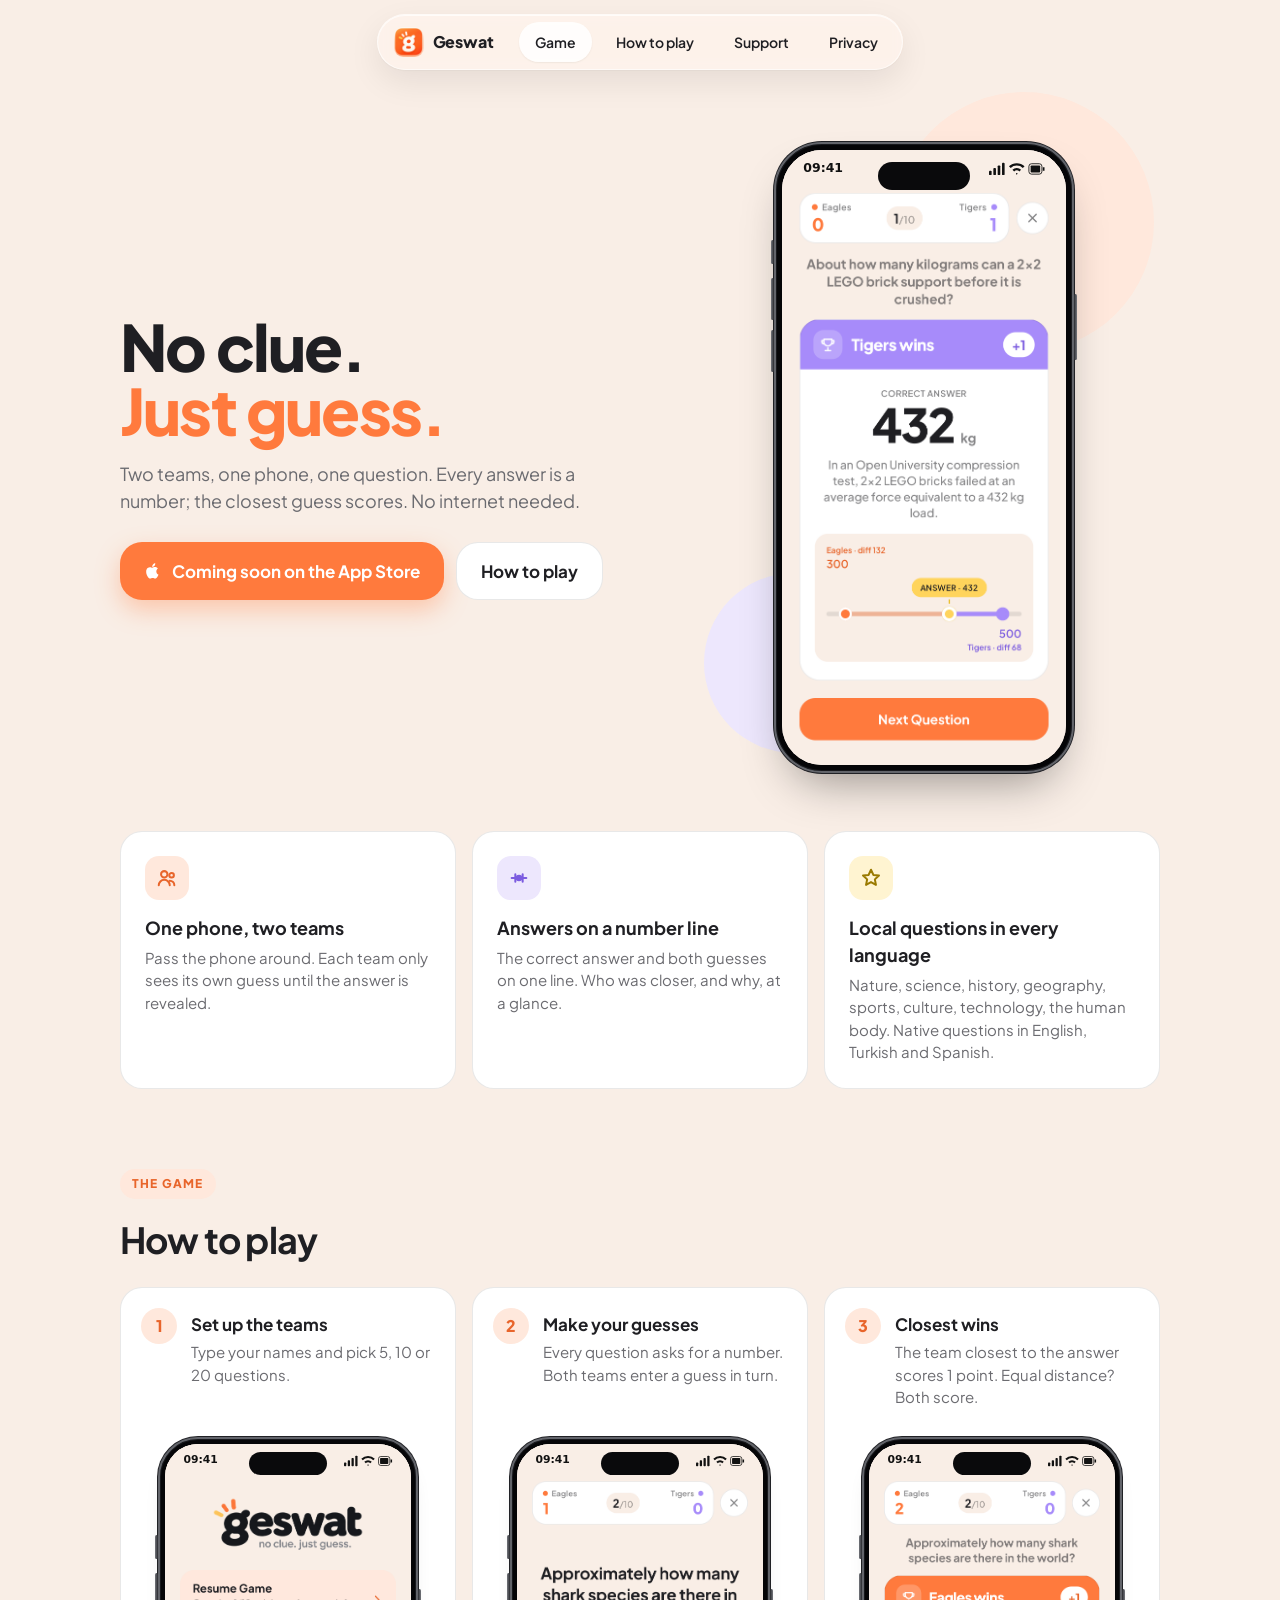
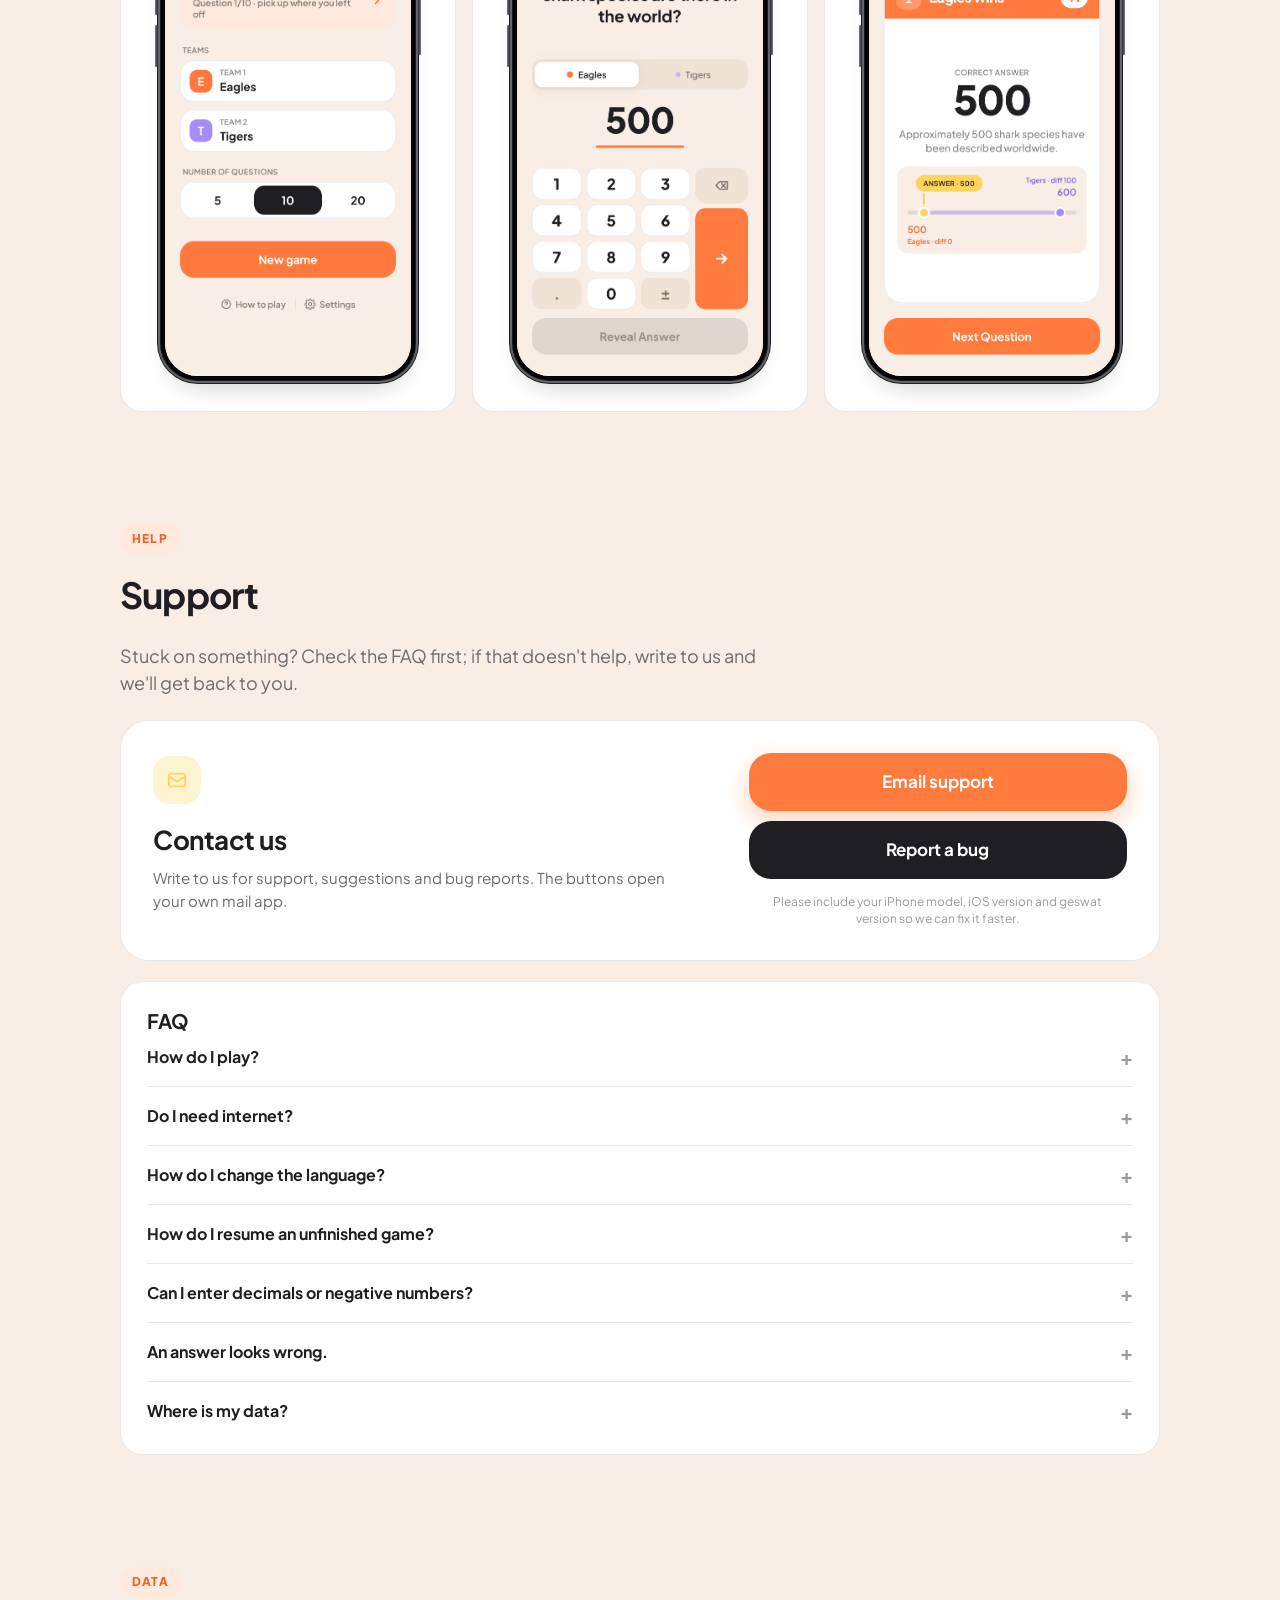
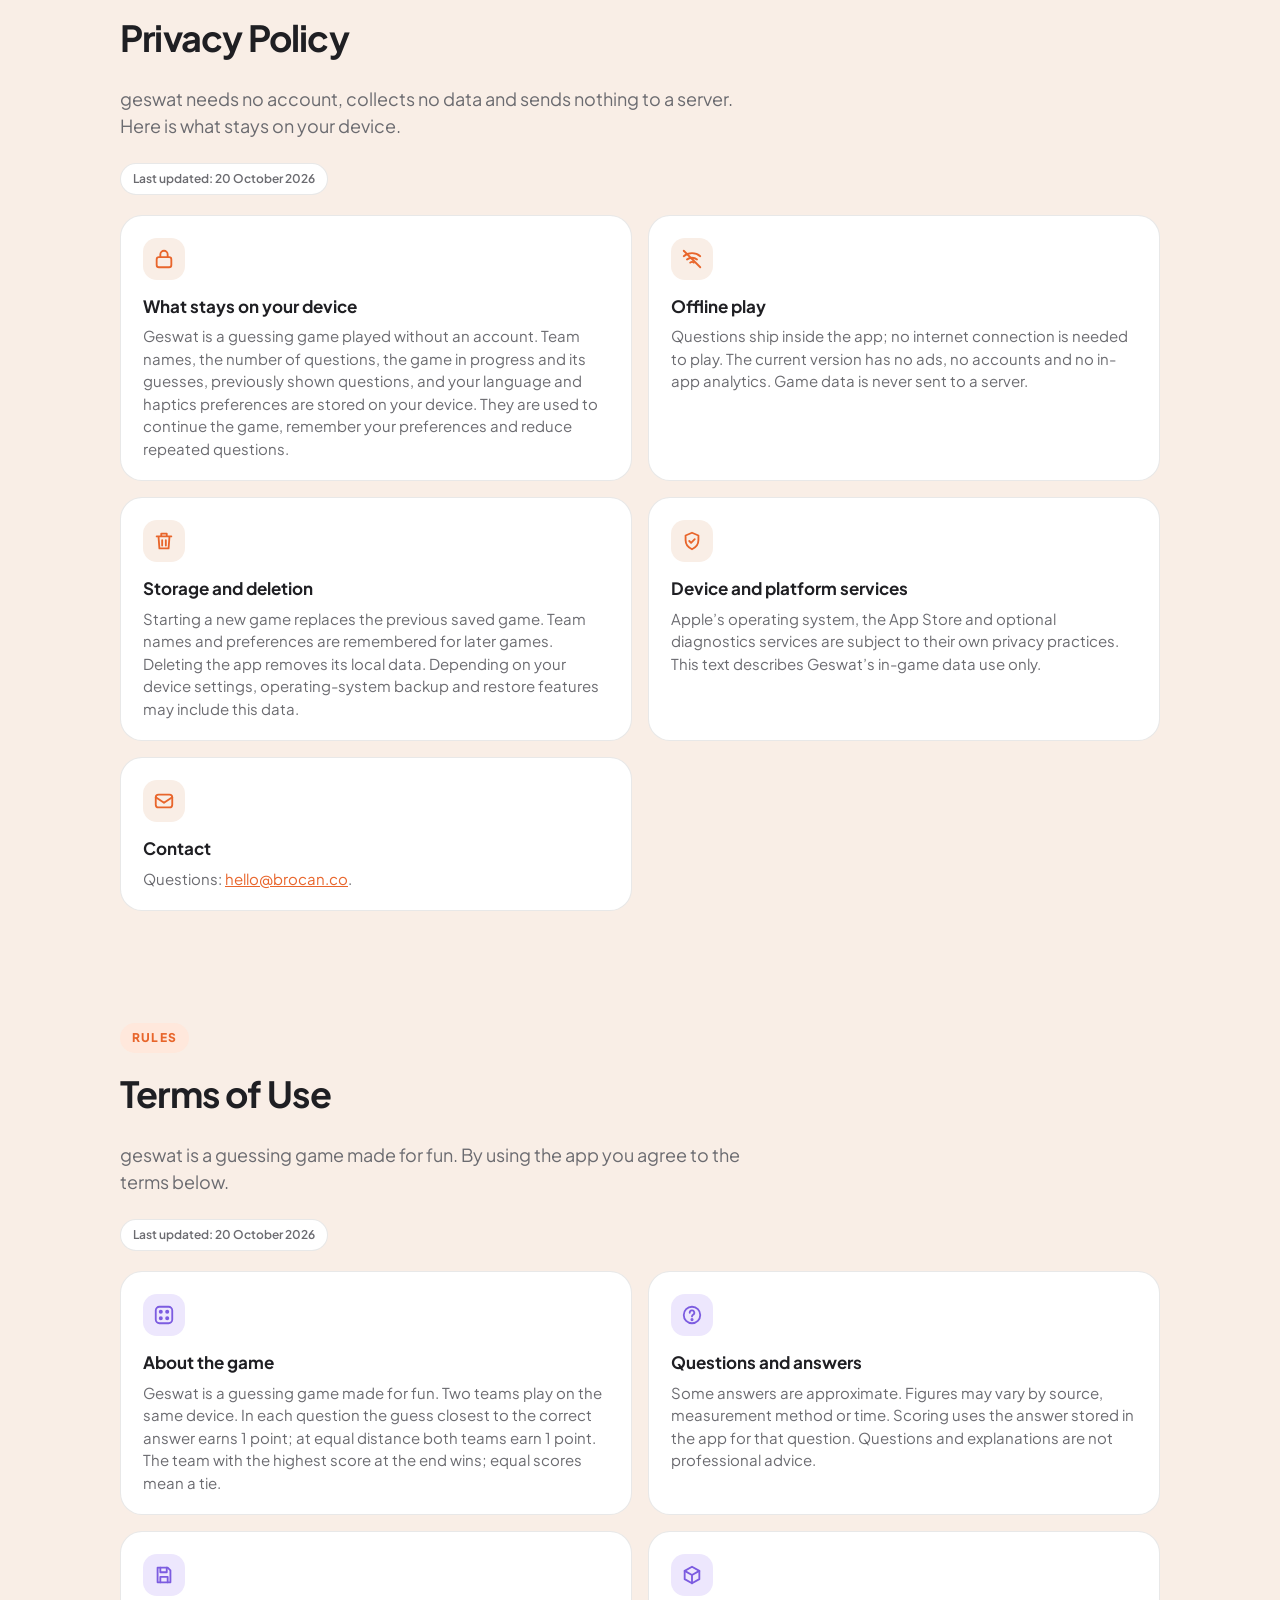
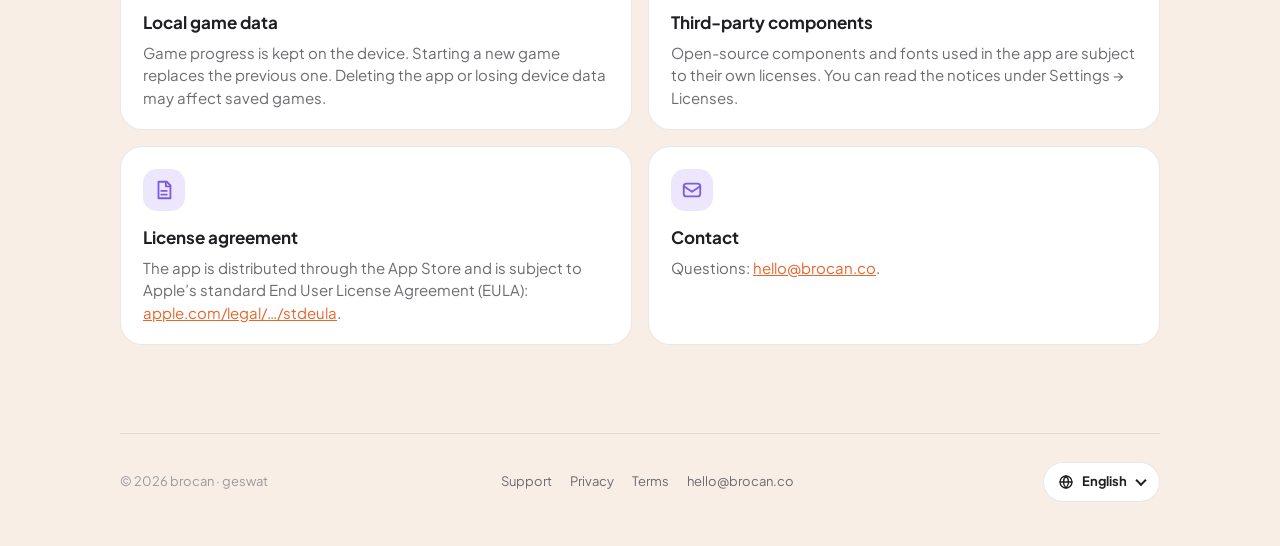
<file: index.html>
<!doctype html>
<html lang="tr">
<head>
<meta charset="utf-8">
<meta name="viewport" content="width=device-width, initial-scale=1">
<title>Geswat</title>
<title data-lang="tr">Geswat</title>
<title data-lang="en">Geswat</title>
<title data-lang="es">Geswat</title>
<meta name="description" content="geswat is an offline two-team number-guessing party game for iPhone.">
<meta name="description" data-lang="tr" content="geswat: iki takım, bir soru, en yakın tahmin kazanır. Çevrimdışı iPhone parti oyunu.">
<meta name="description" data-lang="en" content="geswat is an offline two-team number-guessing party game for iPhone.">
<meta name="description" data-lang="es" content="geswat es un juego de fiesta sin conexión para iPhone: dos equipos, una pregunta, gana la estimación más cercana.">
<link rel="icon" href="assets/favicon.png">
<link rel="apple-touch-icon" href="assets/icon-512.png">
<link rel="preconnect" href="https://fonts.googleapis.com">
<link rel="stylesheet" href="https://fonts.googleapis.com/css2?family=Plus+Jakarta+Sans:wght@500;600;700;800&display=swap">
<link rel="stylesheet" href="site.css">
</head>
<body>
<header class="topbar">
  <div class="pill">
    <a class="brand" href="#top" aria-label="Geswat"><img src="assets/icon-512.png" alt="" width="30" height="30"><span>Geswat</span></a>
    <nav class="nav" aria-label="Site">
      <a href="#top" data-section="top"><span data-lang="tr">Oyun</span><span data-lang="en">Game</span><span data-lang="es">Juego</span></a>
      <a href="#how" data-section="how"><span data-lang="tr">Nasıl oynanır</span><span data-lang="en">How to play</span><span data-lang="es">Cómo se juega</span></a>
      <a href="#support" data-section="support"><span data-lang="tr">Destek</span><span data-lang="en">Support</span><span data-lang="es">Soporte</span></a>
      <a href="#privacy" data-section="privacy"><span data-lang="tr">Gizlilik</span><span data-lang="en">Privacy</span><span data-lang="es">Privacidad</span></a>
    </nav>
  </div>
</header>
<main id="top" class="wrap">
  <section class="hero">
    <div class="hero-text">
      <div data-lang="tr"><h1>Bilmesen de olur.<br><em>Tahmin et.</em></h1><p>İki takım, tek telefon, bir soru. Cevap bir sayı; doğruya en yakın tahmin puanı alır. İnternet gerekmez.</p></div><div data-lang="en"><h1>No clue.<br><em>Just guess.</em></h1><p>Two teams, one phone, one question. Every answer is a number; the closest guess scores. No internet needed.</p></div><div data-lang="es"><h1>Ni idea.<br><em>Adivina.</em></h1><p>Dos equipos, un teléfono, una pregunta. Cada respuesta es un número; gana la estimación más cercana. Sin internet.</p></div>
      <div class="cta-row">
        <a class="cta" href="#" aria-disabled="true"><svg width="18" height="18" viewBox="0 0 24 24" fill="currentColor" aria-hidden="true"><path d="M16.4 12.6c0-2.5 2-3.7 2.1-3.8-1.2-1.7-3-1.9-3.6-2-1.5-.2-3 .9-3.8.9-.8 0-2-.9-3.3-.8-1.7 0-3.2 1-4.1 2.5-1.8 3-.5 7.6 1.3 10.1.9 1.2 1.9 2.6 3.2 2.6 1.3-.1 1.8-.8 3.3-.8 1.6 0 2 .8 3.3.8 1.4 0 2.3-1.3 3.1-2.5 1-1.4 1.4-2.8 1.4-2.9-.1 0-2.9-1.1-2.9-4.1zM14 5.1c.7-.9 1.2-2.1 1-3.3-1 0-2.3.7-3 1.6-.7.8-1.2 2-1.1 3.2 1.2.1 2.3-.6 3.1-1.5z"></path></svg><span data-lang="tr">App Store’da yakında</span><span data-lang="en">Coming soon on the App Store</span><span data-lang="es">Pronto en el App Store</span></a>
        <a class="cta ghost" href="#how"><span data-lang="tr">Nasıl oynanır?</span><span data-lang="en">How to play</span><span data-lang="es">¿Cómo se juega?</span></a>
      </div>
    </div>
    <div class="phone hero-phone" aria-hidden="true">
      <div class="blob a"></div><div class="blob b"></div>
      <div class="frame">
        <div class="btn mute"></div><div class="btn vol1"></div><div class="btn vol2"></div><div class="btn power"></div>
        <div class="screen">
          <div class="island"></div>
          <img data-lang="tr" class="shot" src="assets/hero-result-tr.webp" alt="" width="1170" height="2532" loading="eager" decoding="async"><img data-lang="en" class="shot" src="assets/hero-result-en.webp" alt="" width="1170" height="2532" loading="eager" decoding="async"><img data-lang="es" class="shot" src="assets/hero-result-es.webp" alt="" width="1170" height="2532" loading="eager" decoding="async">
          <div class="capture-status" aria-hidden="true"><span>09:41</span><svg viewBox="0 0 64 16" fill="currentColor"><rect x="0" y="10" width="3" height="5" rx="1"/><rect x="5" y="7" width="3" height="8" rx="1"/><rect x="10" y="4" width="3" height="11" rx="1"/><rect x="15" y="1" width="3" height="14" rx="1"/><path d="M23 5a13 13 0 0 1 18 0l-2 2a10 10 0 0 0-14 0zm4 4a7 7 0 0 1 10 0l-2 2a4 4 0 0 0-6 0zm4 4a2 2 0 0 1 2 0l-1 2z"/><rect x="46" y="2" width="15" height="12" rx="3" fill="none" stroke="currentColor"/><rect x="48" y="4" width="11" height="8" rx="1"/><path d="M63 6v4" stroke="currentColor" stroke-width="2"/></svg></div>
        </div>
      </div>
    </div>
  </section>
  <section class="features">
    <div class="card"><div class="ic t"><svg width="22" height="22" viewBox="0 0 24 24" fill="none" stroke="#E8652B" stroke-width="2.2" stroke-linecap="round" stroke-linejoin="round" aria-hidden="true"><circle cx="9" cy="8" r="3.5"></circle><circle cx="17" cy="9" r="2.5"></circle><path d="M3 20c0-3.3 2.7-6 6-6s6 2.7 6 6M15 15c2.8 0 5 2 5 5"></path></svg></div><div data-lang="tr"><h3>Tek telefon, iki takım</h3><p>Telefonu elden ele verin. Her takım yalnızca kendi tahminini görür; cevap açılınca ikisi de ortaya çıkar.</p></div><div data-lang="en"><h3>One phone, two teams</h3><p>Pass the phone around. Each team only sees its own guess until the answer is revealed.</p></div><div data-lang="es"><h3>Un teléfono, dos equipos</h3><p>Pásense el teléfono. Cada equipo ve solo su estimación hasta que se revela la respuesta.</p></div></div>
    <div class="card"><div class="ic l"><svg width="22" height="22" viewBox="0 0 24 24" fill="none" stroke="#7C5CE0" stroke-width="2.2" stroke-linecap="round" stroke-linejoin="round" aria-hidden="true"><path d="M4 12h16M8 8v8M16 8v8"></path><circle cx="12" cy="12" r="2.5" fill="#7C5CE0"></circle></svg></div><div data-lang="tr"><h3>Sayı doğrusunda cevap</h3><p>Doğru cevap ve iki tahmin aynı çizgide. Kim daha yakın, neden kazandı: bir bakışta.</p></div><div data-lang="en"><h3>Answers on a number line</h3><p>The correct answer and both guesses on one line. Who was closer, and why, at a glance.</p></div><div data-lang="es"><h3>La respuesta en una recta</h3><p>La respuesta correcta y las dos estimaciones en la misma línea. Quién estuvo más cerca, de un vistazo.</p></div></div>
    <div class="card"><div class="ic s"><svg width="22" height="22" viewBox="0 0 24 24" fill="none" stroke="#9A7A00" stroke-width="2.2" stroke-linecap="round" stroke-linejoin="round" aria-hidden="true"><path d="M12 3l2.6 5.6 6.1.7-4.5 4.2 1.2 6-5.4-3-5.4 3 1.2-6L3.3 9.3l6.1-.7z"></path></svg></div><div data-lang="tr"><h3>Her dilde kendi soruları</h3><p>Doğa, bilim, tarih, coğrafya, spor, kültür, teknoloji, insan vücudu. Türkçe, İngilizce ve İspanyolca’da yerel sorular.</p></div><div data-lang="en"><h3>Local questions in every language</h3><p>Nature, science, history, geography, sports, culture, technology, the human body. Native questions in English, Turkish and Spanish.</p></div><div data-lang="es"><h3>Preguntas locales en cada idioma</h3><p>Naturaleza, ciencia, historia, geografía, deportes, cultura, tecnología y cuerpo humano. Preguntas propias en español, inglés y turco.</p></div></div>
  </section>
  <section id="how" class="block">
    <span data-lang="tr" class="eyebrow">OYUN</span><span data-lang="en" class="eyebrow">THE GAME</span><span data-lang="es" class="eyebrow">EL JUEGO</span>
    <h2 class="section"><span data-lang="tr">Nasıl oynanır?</span><span data-lang="en">How to play</span><span data-lang="es">¿Cómo se juega?</span></h2>
    <div class="steps">
      <div class="step"><div class="step-copy"><div class="n">1</div><div><div data-lang="tr"><h3>Takımları kur</h3><p>İsimleri yazın, soru sayısını seçin: 5, 10 ya da 20.</p></div><div data-lang="en"><h3>Set up the teams</h3><p>Type your names and pick 5, 10 or 20 questions.</p></div><div data-lang="es"><h3>Formen los equipos</h3><p>Escriban los nombres y elijan 5, 10 o 20 preguntas.</p></div></div></div><div class="phone step-phone"><div class="frame"><span class="btn mute"></span><span class="btn vol1"></span><span class="btn vol2"></span><span class="btn power"></span><div class="screen"><div class="island" aria-hidden="true"></div><img data-lang="tr" class="shot" src="assets/how-setup-tr.webp?v=20261020-2" alt="Takımları kur" width="1170" height="2532" loading="eager" decoding="async"><img data-lang="en" class="shot" src="assets/how-setup-en.webp?v=20261020-2" alt="Set up the teams" width="1170" height="2532" loading="eager" decoding="async"><img data-lang="es" class="shot" src="assets/how-setup-es.webp?v=20261020-2" alt="Formen los equipos" width="1170" height="2532" loading="eager" decoding="async"><div class="capture-status" aria-hidden="true"><span>09:41</span><svg viewBox="0 0 64 16" fill="currentColor"><rect x="0" y="10" width="3" height="5" rx="1"/><rect x="5" y="7" width="3" height="8" rx="1"/><rect x="10" y="4" width="3" height="11" rx="1"/><rect x="15" y="1" width="3" height="14" rx="1"/><path d="M23 5a13 13 0 0 1 18 0l-2 2a10 10 0 0 0-14 0zm4 4a7 7 0 0 1 10 0l-2 2a4 4 0 0 0-6 0zm4 4a2 2 0 0 1 2 0l-1 2z"/><rect x="46" y="2" width="15" height="12" rx="3" fill="none" stroke="currentColor"/><rect x="48" y="4" width="11" height="8" rx="1"/><path d="M63 6v4" stroke="currentColor" stroke-width="2"/></svg></div></div></div></div></div>
      <div class="step"><div class="step-copy"><div class="n">2</div><div><div data-lang="tr"><h3>Tahmin edin</h3><p>Soru bir sayı ister. İki takım da sırayla tahminini girer.</p></div><div data-lang="en"><h3>Make your guesses</h3><p>Every question asks for a number. Both teams enter a guess in turn.</p></div><div data-lang="es"><h3>Hagan su estimación</h3><p>Cada pregunta pide un número. Los dos equipos escriben su estimación por turnos.</p></div></div></div><div class="phone step-phone"><div class="frame"><span class="btn mute"></span><span class="btn vol1"></span><span class="btn vol2"></span><span class="btn power"></span><div class="screen"><div class="island" aria-hidden="true"></div><img data-lang="tr" class="shot" src="assets/how-guess-tr.webp?v=20261020-2" alt="Tahmin edin" width="1170" height="2532" loading="eager" decoding="async"><img data-lang="en" class="shot" src="assets/how-guess-en.webp?v=20261020-2" alt="Make your guesses" width="1170" height="2532" loading="eager" decoding="async"><img data-lang="es" class="shot" src="assets/how-guess-es.webp?v=20261020-2" alt="Hagan su estimación" width="1170" height="2532" loading="eager" decoding="async"><div class="capture-status" aria-hidden="true"><span>09:41</span><svg viewBox="0 0 64 16" fill="currentColor"><rect x="0" y="10" width="3" height="5" rx="1"/><rect x="5" y="7" width="3" height="8" rx="1"/><rect x="10" y="4" width="3" height="11" rx="1"/><rect x="15" y="1" width="3" height="14" rx="1"/><path d="M23 5a13 13 0 0 1 18 0l-2 2a10 10 0 0 0-14 0zm4 4a7 7 0 0 1 10 0l-2 2a4 4 0 0 0-6 0zm4 4a2 2 0 0 1 2 0l-1 2z"/><rect x="46" y="2" width="15" height="12" rx="3" fill="none" stroke="currentColor"/><rect x="48" y="4" width="11" height="8" rx="1"/><path d="M63 6v4" stroke="currentColor" stroke-width="2"/></svg></div></div></div></div></div>
      <div class="step"><div class="step-copy"><div class="n">3</div><div><div data-lang="tr"><h3>En yakın kazanır</h3><p>Doğru cevaba en yakın takım 1 puan alır. Eşit uzaklıkta ikisi de alır.</p></div><div data-lang="en"><h3>Closest wins</h3><p>The team closest to the answer scores 1 point. Equal distance? Both score.</p></div><div data-lang="es"><h3>Gana el más cercano</h3><p>El equipo más cercano a la respuesta suma 1 punto. A igual distancia, suman los dos.</p></div></div></div><div class="phone step-phone"><div class="frame"><span class="btn mute"></span><span class="btn vol1"></span><span class="btn vol2"></span><span class="btn power"></span><div class="screen"><div class="island" aria-hidden="true"></div><img data-lang="tr" class="shot" src="assets/how-answer-tr.webp?v=20261020-2" alt="En yakın kazanır" width="1170" height="2532" loading="eager" decoding="async"><img data-lang="en" class="shot" src="assets/how-answer-en.webp?v=20261020-2" alt="Closest wins" width="1170" height="2532" loading="eager" decoding="async"><img data-lang="es" class="shot" src="assets/how-answer-es.webp?v=20261020-2" alt="Gana el más cercano" width="1170" height="2532" loading="eager" decoding="async"><div class="capture-status" aria-hidden="true"><span>09:41</span><svg viewBox="0 0 64 16" fill="currentColor"><rect x="0" y="10" width="3" height="5" rx="1"/><rect x="5" y="7" width="3" height="8" rx="1"/><rect x="10" y="4" width="3" height="11" rx="1"/><rect x="15" y="1" width="3" height="14" rx="1"/><path d="M23 5a13 13 0 0 1 18 0l-2 2a10 10 0 0 0-14 0zm4 4a7 7 0 0 1 10 0l-2 2a4 4 0 0 0-6 0zm4 4a2 2 0 0 1 2 0l-1 2z"/><rect x="46" y="2" width="15" height="12" rx="3" fill="none" stroke="currentColor"/><rect x="48" y="4" width="11" height="8" rx="1"/><path d="M63 6v4" stroke="currentColor" stroke-width="2"/></svg></div></div></div></div></div>
    </div>
  </section>
  <section id="support" class="block">
    <span data-lang="tr" class="eyebrow">YARDIM</span><span data-lang="en" class="eyebrow">HELP</span><span data-lang="es" class="eyebrow">AYUDA</span>
    <div data-lang="tr"><h2 class="section">Destek</h2><p class="lead">Takıldığın bir şey mi var? Önce sık sorulanlara bak; bulamazsan bize yaz, en kısa sürede dönelim.</p></div>
    <div data-lang="en"><h2 class="section">Support</h2><p class="lead">Stuck on something? Check the FAQ first; if that doesn't help, write to us and we'll get back to you.</p></div>
    <div data-lang="es"><h2 class="section">Soporte</h2><p class="lead">¿Algo no funciona? Mira primero las preguntas frecuentes; si no encuentras la respuesta, escríbenos.</p></div>
    <div class="contact">
      <div class="contact-main">
        <div class="contact-ic"><svg width="22" height="22" viewBox="0 0 24 24" fill="none" stroke="#FFD45C" stroke-width="2" stroke-linecap="round" stroke-linejoin="round" aria-hidden="true"><rect x="3" y="5" width="18" height="14" rx="3"></rect><path d="M3 8l9 6 9-6"></path></svg></div>
        <div data-lang="tr"><h3>Bize ulaş</h3><p>Destek, öneri ve hata bildirimleri için bize yaz. Butonlar kendi e‑posta uygulamanı açar.</p></div>
        <div data-lang="en"><h3>Contact us</h3><p>Write to us for support, suggestions and bug reports. The buttons open your own mail app.</p></div>
        <div data-lang="es"><h3>Contáctanos</h3><p>Escríbenos para soporte, sugerencias y errores. Los botones abren tu propia app de correo.</p></div>
      </div>
      <div class="contact-actions">
        <div class="cta-col">
          <a class="cta" data-lang="tr" href="mailto:hello@brocan.co?subject=geswat%20destek">Destek e‑postası yaz</a>
          <a class="cta dark" data-lang="tr" href="mailto:hello@brocan.co?subject=geswat%20hata%20bildirimi&body=Ne%20oldu%3F%0A%0A%0ANas%C4%B1l%20tekrar%20edebiliriz%3F%0A1.%0A2.%0A3.%0A%0A---%0AiPhone%20modeli%3A%20%0AiOS%20s%C3%BCr%C3%BCm%C3%BC%3A%20%0Ageswat%20s%C3%BCr%C3%BCm%C3%BC%3A%20%0ADil%3A%20">Hata bildir</a>
          <a class="cta" data-lang="en" href="mailto:hello@brocan.co?subject=geswat%20support">Email support</a>
          <a class="cta dark" data-lang="en" href="mailto:hello@brocan.co?subject=geswat%20bug%20report&body=What%20happened%3F%0A%0A%0AHow%20can%20we%20reproduce%20it%3F%0A1.%0A2.%0A3.%0A%0A---%0AiPhone%20model%3A%20%0AiOS%20version%3A%20%0Ageswat%20version%3A%20%0ALanguage%3A%20">Report a bug</a>
          <a class="cta" data-lang="es" href="mailto:hello@brocan.co?subject=geswat%20soporte">Escribir a soporte</a>
          <a class="cta dark" data-lang="es" href="mailto:hello@brocan.co?subject=geswat%20informe%20de%20error&body=%C2%BFQu%C3%A9%20pas%C3%B3%3F%0A%0A%0A%C2%BFC%C3%B3mo%20lo%20reproducimos%3F%0A1.%0A2.%0A3.%0A%0A---%0AModelo%20de%20iPhone%3A%20%0AVersi%C3%B3n%20de%20iOS%3A%20%0AVersi%C3%B3n%20de%20geswat%3A%20%0AIdioma%3A%20">Informar un error</a>
        </div>
        <p class="meta" data-lang="tr">Hata bildirirken iPhone modelini, iOS sürümünü ve geswat sürümünü eklersen daha hızlı çözeriz.</p><p class="meta" data-lang="en">Please include your iPhone model, iOS version and geswat version so we can fix it faster.</p><p class="meta" data-lang="es">Incluye el modelo de iPhone, la versión de iOS y la de geswat para que lo resolvamos antes.</p>
      </div>
    </div>
    <div class="faq panel">
      <h3 class="sub"><span data-lang="tr">Sık sorulanlar</span><span data-lang="en">FAQ</span><span data-lang="es">Preguntas frecuentes</span></h3>
        <div data-lang="tr">
          <details><summary>Oyun nasıl oynanır?</summary><p>İki takım aynı telefonda oynar. Her soru sayısal bir cevap ister; iki takım da sırayla tahminini girer, sonra “Cevabı Göster”e dokunulur. Doğru cevaba en yakın takım 1 puan alır; eşit uzaklıkta ikisi de alır. Oyun sonunda puanı yüksek olan kazanır.</p></details>
          <details><summary>İnternet gerekiyor mu?</summary><p>Hayır. Sorular uygulamanın içindedir; oyun tamamen çevrimdışı çalışır.</p></details>
          <details><summary>Dili nasıl değiştiririm?</summary><p>Ayarlar → Dil. “Otomatik” cihaz dilini kullanır (Türkçe, İngilizce veya İspanyolca; diğer dillerde İngilizce). Dil değişince yeni oyunlar o dilin soru havuzundan gelir; her dilin kendi yerel soruları vardır.</p></details>
          <details><summary>Yarım kalan oyunu nasıl sürdürürüm?</summary><p>Ana ekranda “Oyuna Devam Et” kartına dokun. Yeni oyun başlatmak önceki oyunun yerine geçer.</p></details>
          <details><summary>Ondalıklı veya negatif sayı girebilir miyim?</summary><p>Evet. Tuş takımındaki virgül (İngilizcede nokta) ondalık, ± tuşu işaret içindir.</p></details>
          <details><summary>Bir cevap yanlış görünüyor.</summary><p>Bazı cevaplar yaklaşık değerlerdir ve kaynağa göre değişebilir. Yine de hatalı olduğunu düşündüğün soruyu “Hata bildir” ile gönder; soru metnini yazman yeterli.</p></details>
          <details><summary>Verilerim nerede?</summary><p>Hepsi cihazında: takım adları, tercihler, devam eden oyun. Sunucuya hiçbir şey gönderilmez. Ayrıntı için aşağıdaki Gizlilik bölümüne bak.</p></details>
        </div>
        <div data-lang="en">
          <details><summary>How do I play?</summary><p>Two teams share one phone. Every question asks for a number; both teams enter a guess in turn, then tap “Reveal Answer”. The team closest to the correct answer scores 1 point; at equal distance both score. Most points at the end wins.</p></details>
          <details><summary>Do I need internet?</summary><p>No. Questions ship inside the app; the game is fully offline.</p></details>
          <details><summary>How do I change the language?</summary><p>Settings → Language. “Automatic” follows your device language (Turkish, English or Spanish; other languages fall back to English). New games draw from that language’s question bank, which includes its own local questions.</p></details>
          <details><summary>How do I resume an unfinished game?</summary><p>Tap the “Resume Game” card on the home screen. Starting a new game replaces the previous one.</p></details>
          <details><summary>Can I enter decimals or negative numbers?</summary><p>Yes. The keypad’s decimal key and the ± key handle both.</p></details>
          <details><summary>An answer looks wrong.</summary><p>Some answers are approximate and vary by source. If you think one is wrong, send it with “Report a bug”; the question text is enough.</p></details>
          <details><summary>Where is my data?</summary><p>All on your device: team names, preferences, the game in progress. Nothing is sent to a server. See the Privacy section below.</p></details>
        </div>
        <div data-lang="es">
          <details><summary>¿Cómo se juega?</summary><p>Dos equipos comparten un teléfono. Cada pregunta pide un número; los dos equipos escriben su estimación por turnos y luego tocan “Mostrar respuesta”. El equipo más cercano suma 1 punto; a igual distancia, suman los dos. Al final gana quien tenga más puntos.</p></details>
          <details><summary>¿Necesito internet?</summary><p>No. Las preguntas están dentro de la app; el juego funciona sin conexión.</p></details>
          <details><summary>¿Cómo cambio el idioma?</summary><p>Ajustes → Idioma. “Automático” sigue el idioma del dispositivo (turco, inglés o español; otros idiomas usan inglés). Las partidas nuevas usan el banco de preguntas de ese idioma, con sus propias preguntas locales.</p></details>
          <details><summary>¿Cómo continúo una partida?</summary><p>Toca la tarjeta “Continuar partida” en la pantalla principal. Empezar una partida nueva reemplaza la anterior.</p></details>
          <details><summary>¿Puedo escribir decimales o negativos?</summary><p>Sí. La tecla de coma del teclado numérico y la tecla ± sirven para eso.</p></details>
          <details><summary>Una respuesta parece incorrecta.</summary><p>Algunas respuestas son aproximadas y varían según la fuente. Si crees que una está mal, envíala con “Informar un error”; basta con el texto de la pregunta.</p></details>
          <details><summary>¿Dónde están mis datos?</summary><p>Todo en tu dispositivo: nombres de equipos, preferencias y la partida en curso. No se envía nada a un servidor. Consulta la sección de Privacidad más abajo.</p></details>
        </div>
    </div>
  </section>
  <section id="privacy" class="block legal">
      <div data-lang="tr">
        <span class="eyebrow">VERİ</span>
        <h2 class="section">Gizlilik Politikası</h2>
        <p class="lead">geswat hesap istemez, veri toplamaz ve sunucuya hiçbir şey göndermez. Aşağıda cihazında ne tutulduğu anlatılıyor.</p>
        <span class="chip">Son güncelleme: 20 Ekim 2026</span>
        <div class="legal-grid">
          <div class="lcard"><div class="ic"><svg width="22" height="22" viewBox="0 0 24 24" fill="none" stroke="currentColor" stroke-width="2" stroke-linecap="round" stroke-linejoin="round" aria-hidden="true"><rect x="4" y="10" width="16" height="11" rx="2.5"></rect><path d="M8 10V7a4 4 0 0 1 8 0v3"></path></svg></div><h3>Cihazında kalan bilgiler</h3><p>Geswat, hesap oluşturmadan oynanan bir tahmin oyunudur. Takım isimleri, soru sayısı, devam eden oyun ve tahminler, daha önce seçilen sorular, dil ve titreşim tercihi cihazında saklanır. Bu bilgiler oyunu sürdürmek, tercihlerini hatırlamak ve soru tekrarlarını azaltmak için kullanılır.</p></div>
          <div class="lcard"><div class="ic"><svg width="22" height="22" viewBox="0 0 24 24" fill="none" stroke="currentColor" stroke-width="2" stroke-linecap="round" stroke-linejoin="round" aria-hidden="true"><path d="M3 9c5-4.5 13-4.5 18 0M6.5 12.5c3-2.5 8-2.5 11 0M10 16c1.2-1 2.8-1 4 0"></path><path d="M3 3l18 18"></path></svg></div><h3>Çevrimdışı oyun</h3><p>Sorular uygulamanın içindedir; oynamak için internet bağlantısı gerekmez. Mevcut oyun sürümünde reklam, hesap sistemi veya uygulama içi analiz hizmeti bulunmaz. Oyun kayıtlarını bir sunucuya göndermeyiz.</p></div>
          <div class="lcard"><div class="ic"><svg width="22" height="22" viewBox="0 0 24 24" fill="none" stroke="currentColor" stroke-width="2" stroke-linecap="round" stroke-linejoin="round" aria-hidden="true"><path d="M4 7h16M10 11v6M14 11v6M6 7l1 13h10l1-13M9 7V4h6v3"></path></svg></div><h3>Saklama ve silme</h3><p>Yeni oyun başladığında önceki oyun kaydı değiştirilir. Takım isimleri ve tercihlerin sonraki oyunlar için hatırlanır. Uygulamayı cihazından sildiğinde uygulamanın yerel verileri de kaldırılır. İşletim sisteminin yedekleme ve geri yükleme özellikleri, cihaz ayarlarına bağlı olarak bu verileri kapsayabilir.</p></div>
          <div class="lcard"><div class="ic"><svg width="22" height="22" viewBox="0 0 24 24" fill="none" stroke="currentColor" stroke-width="2" stroke-linecap="round" stroke-linejoin="round" aria-hidden="true"><path d="M12 3l7 3v5c0 5-3.5 8.5-7 10-3.5-1.5-7-5-7-10V6z"></path><path d="M9 12l2 2 4-4"></path></svg></div><h3>Cihaz ve platform hizmetleri</h3><p>Apple’ın işletim sistemi, App Store ve isteğe bağlı tanılama hizmetleri kendi gizlilik uygulamalarına tabidir. Bu metin Geswat’ın oyun içindeki veri kullanımını açıklar.</p></div>
          <div class="lcard"><div class="ic"><svg width="22" height="22" viewBox="0 0 24 24" fill="none" stroke="currentColor" stroke-width="2" stroke-linecap="round" stroke-linejoin="round" aria-hidden="true"><rect x="3" y="5" width="18" height="14" rx="3"></rect><path d="M3 8l9 6 9-6"></path></svg></div><h3>İletişim</h3><p>Sorular için: <a href="mailto:hello@brocan.co">hello@brocan.co</a>.</p></div>
        </div>
      </div>
      <div data-lang="en">
        <span class="eyebrow">DATA</span>
        <h2 class="section">Privacy Policy</h2>
        <p class="lead">geswat needs no account, collects no data and sends nothing to a server. Here is what stays on your device.</p>
        <span class="chip">Last updated: 20 October 2026</span>
        <div class="legal-grid">
          <div class="lcard"><div class="ic"><svg width="22" height="22" viewBox="0 0 24 24" fill="none" stroke="currentColor" stroke-width="2" stroke-linecap="round" stroke-linejoin="round" aria-hidden="true"><rect x="4" y="10" width="16" height="11" rx="2.5"></rect><path d="M8 10V7a4 4 0 0 1 8 0v3"></path></svg></div><h3>What stays on your device</h3><p>Geswat is a guessing game played without an account. Team names, the number of questions, the game in progress and its guesses, previously shown questions, and your language and haptics preferences are stored on your device. They are used to continue the game, remember your preferences and reduce repeated questions.</p></div>
          <div class="lcard"><div class="ic"><svg width="22" height="22" viewBox="0 0 24 24" fill="none" stroke="currentColor" stroke-width="2" stroke-linecap="round" stroke-linejoin="round" aria-hidden="true"><path d="M3 9c5-4.5 13-4.5 18 0M6.5 12.5c3-2.5 8-2.5 11 0M10 16c1.2-1 2.8-1 4 0"></path><path d="M3 3l18 18"></path></svg></div><h3>Offline play</h3><p>Questions ship inside the app; no internet connection is needed to play. The current version has no ads, no accounts and no in-app analytics. Game data is never sent to a server.</p></div>
          <div class="lcard"><div class="ic"><svg width="22" height="22" viewBox="0 0 24 24" fill="none" stroke="currentColor" stroke-width="2" stroke-linecap="round" stroke-linejoin="round" aria-hidden="true"><path d="M4 7h16M10 11v6M14 11v6M6 7l1 13h10l1-13M9 7V4h6v3"></path></svg></div><h3>Storage and deletion</h3><p>Starting a new game replaces the previous saved game. Team names and preferences are remembered for later games. Deleting the app removes its local data. Depending on your device settings, operating-system backup and restore features may include this data.</p></div>
          <div class="lcard"><div class="ic"><svg width="22" height="22" viewBox="0 0 24 24" fill="none" stroke="currentColor" stroke-width="2" stroke-linecap="round" stroke-linejoin="round" aria-hidden="true"><path d="M12 3l7 3v5c0 5-3.5 8.5-7 10-3.5-1.5-7-5-7-10V6z"></path><path d="M9 12l2 2 4-4"></path></svg></div><h3>Device and platform services</h3><p>Apple’s operating system, the App Store and optional diagnostics services are subject to their own privacy practices. This text describes Geswat’s in-game data use only.</p></div>
          <div class="lcard"><div class="ic"><svg width="22" height="22" viewBox="0 0 24 24" fill="none" stroke="currentColor" stroke-width="2" stroke-linecap="round" stroke-linejoin="round" aria-hidden="true"><rect x="3" y="5" width="18" height="14" rx="3"></rect><path d="M3 8l9 6 9-6"></path></svg></div><h3>Contact</h3><p>Questions: <a href="mailto:hello@brocan.co">hello@brocan.co</a>.</p></div>
        </div>
      </div>
      <div data-lang="es">
        <span class="eyebrow">DATOS</span>
        <h2 class="section">Política de privacidad</h2>
        <p class="lead">geswat no requiere cuenta, no recopila datos y no envía nada a un servidor. Esto es lo que se guarda en tu dispositivo.</p>
        <span class="chip">Última actualización: 20 de octubre de 2026</span>
        <div class="legal-grid">
          <div class="lcard"><div class="ic"><svg width="22" height="22" viewBox="0 0 24 24" fill="none" stroke="currentColor" stroke-width="2" stroke-linecap="round" stroke-linejoin="round" aria-hidden="true"><rect x="4" y="10" width="16" height="11" rx="2.5"></rect><path d="M8 10V7a4 4 0 0 1 8 0v3"></path></svg></div><h3>Lo que se queda en tu dispositivo</h3><p>Geswat es un juego de estimaciones que se juega sin cuenta. Los nombres de los equipos, el número de preguntas, la partida en curso y sus estimaciones, las preguntas ya mostradas y tus preferencias de idioma y vibración se guardan en tu dispositivo. Se usan para continuar la partida, recordar tus preferencias y reducir las preguntas repetidas.</p></div>
          <div class="lcard"><div class="ic"><svg width="22" height="22" viewBox="0 0 24 24" fill="none" stroke="currentColor" stroke-width="2" stroke-linecap="round" stroke-linejoin="round" aria-hidden="true"><path d="M3 9c5-4.5 13-4.5 18 0M6.5 12.5c3-2.5 8-2.5 11 0M10 16c1.2-1 2.8-1 4 0"></path><path d="M3 3l18 18"></path></svg></div><h3>Juego sin conexión</h3><p>Las preguntas están dentro de la app; no se necesita internet para jugar. La versión actual no tiene anuncios, cuentas ni análisis dentro de la app. Los datos de la partida nunca se envían a un servidor.</p></div>
          <div class="lcard"><div class="ic"><svg width="22" height="22" viewBox="0 0 24 24" fill="none" stroke="currentColor" stroke-width="2" stroke-linecap="round" stroke-linejoin="round" aria-hidden="true"><path d="M4 7h16M10 11v6M14 11v6M6 7l1 13h10l1-13M9 7V4h6v3"></path></svg></div><h3>Almacenamiento y borrado</h3><p>Empezar una partida nueva reemplaza la partida guardada anterior. Los nombres de los equipos y las preferencias se recuerdan para las siguientes partidas. Al eliminar la app se eliminan sus datos locales. Según la configuración del dispositivo, las copias de seguridad del sistema pueden incluir estos datos.</p></div>
          <div class="lcard"><div class="ic"><svg width="22" height="22" viewBox="0 0 24 24" fill="none" stroke="currentColor" stroke-width="2" stroke-linecap="round" stroke-linejoin="round" aria-hidden="true"><path d="M12 3l7 3v5c0 5-3.5 8.5-7 10-3.5-1.5-7-5-7-10V6z"></path><path d="M9 12l2 2 4-4"></path></svg></div><h3>Servicios del dispositivo y la plataforma</h3><p>El sistema operativo de Apple, el App Store y los servicios opcionales de diagnóstico tienen sus propias prácticas de privacidad. Este texto describe solo el uso de datos de Geswat dentro del juego.</p></div>
          <div class="lcard"><div class="ic"><svg width="22" height="22" viewBox="0 0 24 24" fill="none" stroke="currentColor" stroke-width="2" stroke-linecap="round" stroke-linejoin="round" aria-hidden="true"><rect x="3" y="5" width="18" height="14" rx="3"></rect><path d="M3 8l9 6 9-6"></path></svg></div><h3>Contacto</h3><p>Preguntas: <a href="mailto:hello@brocan.co">hello@brocan.co</a>.</p></div>
        </div>
      </div>
  </section>
  <section id="terms" class="block legal">
      <div data-lang="tr">
        <span class="eyebrow">KURALLAR</span>
        <h2 class="section">Kullanım Koşulları</h2>
        <p class="lead">geswat eğlence amaçlı bir tahmin oyunudur. Uygulamayı kullanarak aşağıdaki koşulları kabul etmiş olursun.</p>
        <span class="chip">Son güncelleme: 20 Ekim 2026</span>
        <div class="legal-grid">
          <div class="lcard"><div class="ic"><svg width="22" height="22" viewBox="0 0 24 24" fill="none" stroke="currentColor" stroke-width="2" stroke-linecap="round" stroke-linejoin="round" aria-hidden="true"><rect x="3" y="3" width="18" height="18" rx="4"></rect><circle cx="8.5" cy="8.5" r="1.2" fill="currentColor"></circle><circle cx="15.5" cy="15.5" r="1.2" fill="currentColor"></circle><circle cx="15.5" cy="8.5" r="1.2" fill="currentColor"></circle><circle cx="8.5" cy="15.5" r="1.2" fill="currentColor"></circle></svg></div><h3>Oyun hakkında</h3><p>Geswat eğlence amaçlı bir tahmin oyunudur. İki takım aynı cihazda oynar. Her soruda doğru cevaba en yakın tahmin 1 puan alır; eşit uzaklıkta iki takım da 1 puan alır. Oyun sonunda en yüksek puana sahip takım kazanır; eşit puanlarda oyun berabere biter.</p></div>
          <div class="lcard"><div class="ic"><svg width="22" height="22" viewBox="0 0 24 24" fill="none" stroke="currentColor" stroke-width="2" stroke-linecap="round" stroke-linejoin="round" aria-hidden="true"><circle cx="12" cy="12" r="9"></circle><path d="M9.5 9.5a2.5 2.5 0 1 1 3.5 2.3c-.7.3-1 .9-1 1.7"></path><circle cx="12" cy="17" r="0.7" fill="currentColor"></circle></svg></div><h3>Sorular ve cevaplar</h3><p>Bazı cevaplar yaklaşık değerlerdir. Bilgiler kullanılan kaynağa, ölçüm yöntemine veya zamana göre farklılık gösterebilir. Puanlama, uygulamada o soru için kayıtlı cevap üzerinden yapılır. Sorular ve açıklamalar profesyonel tavsiye amacı taşımaz.</p></div>
          <div class="lcard"><div class="ic"><svg width="22" height="22" viewBox="0 0 24 24" fill="none" stroke="currentColor" stroke-width="2" stroke-linecap="round" stroke-linejoin="round" aria-hidden="true"><path d="M5 4h11l3 3v13H5z"></path><path d="M8 4v5h7V4M8 20v-6h8v6"></path></svg></div><h3>Yerel oyun kayıtları</h3><p>Oyun ilerlemesi cihazda tutulur. Yeni oyun başlatmak önceki oyunun yerine geçer. Uygulamanın silinmesi veya cihaz verilerinin kaybı oyun kayıtlarını etkileyebilir.</p></div>
          <div class="lcard"><div class="ic"><svg width="22" height="22" viewBox="0 0 24 24" fill="none" stroke="currentColor" stroke-width="2" stroke-linecap="round" stroke-linejoin="round" aria-hidden="true"><path d="M12 3l8 4.5v9L12 21l-8-4.5v-9z"></path><path d="M4 7.5l8 4.5 8-4.5M12 12v9"></path></svg></div><h3>Üçüncü taraf bileşenler</h3><p>Uygulamada kullanılan açık kaynak bileşenler ve yazı tipleri kendi lisanslarına tabidir. İlgili bildirimleri Ayarlar → Lisanslar bölümünde okuyabilirsin.</p></div>
          <div class="lcard"><div class="ic"><svg width="22" height="22" viewBox="0 0 24 24" fill="none" stroke="currentColor" stroke-width="2" stroke-linecap="round" stroke-linejoin="round" aria-hidden="true"><path d="M6 3h9l4 4v14H6z"></path><path d="M14 3v5h5M9 13h6M9 17h6"></path></svg></div><h3>Lisans sözleşmesi</h3><p>Uygulama App Store üzerinden dağıtılır ve Apple’ın standart Son Kullanıcı Lisans Sözleşmesi’ne (EULA) tabidir: <a href="https://www.apple.com/legal/internet-services/itunes/dev/stdeula/">apple.com/legal/…/stdeula</a>.</p></div>
          <div class="lcard"><div class="ic"><svg width="22" height="22" viewBox="0 0 24 24" fill="none" stroke="currentColor" stroke-width="2" stroke-linecap="round" stroke-linejoin="round" aria-hidden="true"><rect x="3" y="5" width="18" height="14" rx="3"></rect><path d="M3 8l9 6 9-6"></path></svg></div><h3>İletişim</h3><p>Sorular için: <a href="mailto:hello@brocan.co">hello@brocan.co</a>.</p></div>
        </div>
      </div>
      <div data-lang="en">
        <span class="eyebrow">RULES</span>
        <h2 class="section">Terms of Use</h2>
        <p class="lead">geswat is a guessing game made for fun. By using the app you agree to the terms below.</p>
        <span class="chip">Last updated: 20 October 2026</span>
        <div class="legal-grid">
          <div class="lcard"><div class="ic"><svg width="22" height="22" viewBox="0 0 24 24" fill="none" stroke="currentColor" stroke-width="2" stroke-linecap="round" stroke-linejoin="round" aria-hidden="true"><rect x="3" y="3" width="18" height="18" rx="4"></rect><circle cx="8.5" cy="8.5" r="1.2" fill="currentColor"></circle><circle cx="15.5" cy="15.5" r="1.2" fill="currentColor"></circle><circle cx="15.5" cy="8.5" r="1.2" fill="currentColor"></circle><circle cx="8.5" cy="15.5" r="1.2" fill="currentColor"></circle></svg></div><h3>About the game</h3><p>Geswat is a guessing game made for fun. Two teams play on the same device. In each question the guess closest to the correct answer earns 1 point; at equal distance both teams earn 1 point. The team with the highest score at the end wins; equal scores mean a tie.</p></div>
          <div class="lcard"><div class="ic"><svg width="22" height="22" viewBox="0 0 24 24" fill="none" stroke="currentColor" stroke-width="2" stroke-linecap="round" stroke-linejoin="round" aria-hidden="true"><circle cx="12" cy="12" r="9"></circle><path d="M9.5 9.5a2.5 2.5 0 1 1 3.5 2.3c-.7.3-1 .9-1 1.7"></path><circle cx="12" cy="17" r="0.7" fill="currentColor"></circle></svg></div><h3>Questions and answers</h3><p>Some answers are approximate. Figures may vary by source, measurement method or time. Scoring uses the answer stored in the app for that question. Questions and explanations are not professional advice.</p></div>
          <div class="lcard"><div class="ic"><svg width="22" height="22" viewBox="0 0 24 24" fill="none" stroke="currentColor" stroke-width="2" stroke-linecap="round" stroke-linejoin="round" aria-hidden="true"><path d="M5 4h11l3 3v13H5z"></path><path d="M8 4v5h7V4M8 20v-6h8v6"></path></svg></div><h3>Local game data</h3><p>Game progress is kept on the device. Starting a new game replaces the previous one. Deleting the app or losing device data may affect saved games.</p></div>
          <div class="lcard"><div class="ic"><svg width="22" height="22" viewBox="0 0 24 24" fill="none" stroke="currentColor" stroke-width="2" stroke-linecap="round" stroke-linejoin="round" aria-hidden="true"><path d="M12 3l8 4.5v9L12 21l-8-4.5v-9z"></path><path d="M4 7.5l8 4.5 8-4.5M12 12v9"></path></svg></div><h3>Third-party components</h3><p>Open-source components and fonts used in the app are subject to their own licenses. You can read the notices under Settings → Licenses.</p></div>
          <div class="lcard"><div class="ic"><svg width="22" height="22" viewBox="0 0 24 24" fill="none" stroke="currentColor" stroke-width="2" stroke-linecap="round" stroke-linejoin="round" aria-hidden="true"><path d="M6 3h9l4 4v14H6z"></path><path d="M14 3v5h5M9 13h6M9 17h6"></path></svg></div><h3>License agreement</h3><p>The app is distributed through the App Store and is subject to Apple’s standard End User License Agreement (EULA): <a href="https://www.apple.com/legal/internet-services/itunes/dev/stdeula/">apple.com/legal/…/stdeula</a>.</p></div>
          <div class="lcard"><div class="ic"><svg width="22" height="22" viewBox="0 0 24 24" fill="none" stroke="currentColor" stroke-width="2" stroke-linecap="round" stroke-linejoin="round" aria-hidden="true"><rect x="3" y="5" width="18" height="14" rx="3"></rect><path d="M3 8l9 6 9-6"></path></svg></div><h3>Contact</h3><p>Questions: <a href="mailto:hello@brocan.co">hello@brocan.co</a>.</p></div>
        </div>
      </div>
      <div data-lang="es">
        <span class="eyebrow">REGLAS</span>
        <h2 class="section">Términos de uso</h2>
        <p class="lead">geswat es un juego de estimaciones hecho para divertirse. Al usar la app aceptas los términos siguientes.</p>
        <span class="chip">Última actualización: 20 de octubre de 2026</span>
        <div class="legal-grid">
          <div class="lcard"><div class="ic"><svg width="22" height="22" viewBox="0 0 24 24" fill="none" stroke="currentColor" stroke-width="2" stroke-linecap="round" stroke-linejoin="round" aria-hidden="true"><rect x="3" y="3" width="18" height="18" rx="4"></rect><circle cx="8.5" cy="8.5" r="1.2" fill="currentColor"></circle><circle cx="15.5" cy="15.5" r="1.2" fill="currentColor"></circle><circle cx="15.5" cy="8.5" r="1.2" fill="currentColor"></circle><circle cx="8.5" cy="15.5" r="1.2" fill="currentColor"></circle></svg></div><h3>Sobre el juego</h3><p>Geswat es un juego de estimaciones hecho para divertirse. Dos equipos juegan en el mismo dispositivo. En cada pregunta, la estimación más cercana a la respuesta correcta suma 1 punto; a igual distancia, los dos equipos suman 1 punto. Al final gana el equipo con más puntos; con puntos iguales, la partida termina en empate.</p></div>
          <div class="lcard"><div class="ic"><svg width="22" height="22" viewBox="0 0 24 24" fill="none" stroke="currentColor" stroke-width="2" stroke-linecap="round" stroke-linejoin="round" aria-hidden="true"><circle cx="12" cy="12" r="9"></circle><path d="M9.5 9.5a2.5 2.5 0 1 1 3.5 2.3c-.7.3-1 .9-1 1.7"></path><circle cx="12" cy="17" r="0.7" fill="currentColor"></circle></svg></div><h3>Preguntas y respuestas</h3><p>Algunas respuestas son aproximadas. Los datos pueden variar según la fuente, el método de medición o el momento. La puntuación se calcula con la respuesta guardada en la app para esa pregunta. Las preguntas y explicaciones no son asesoramiento profesional.</p></div>
          <div class="lcard"><div class="ic"><svg width="22" height="22" viewBox="0 0 24 24" fill="none" stroke="currentColor" stroke-width="2" stroke-linecap="round" stroke-linejoin="round" aria-hidden="true"><path d="M5 4h11l3 3v13H5z"></path><path d="M8 4v5h7V4M8 20v-6h8v6"></path></svg></div><h3>Datos locales de la partida</h3><p>El progreso de la partida se guarda en el dispositivo. Empezar una partida nueva reemplaza la anterior. Eliminar la app o perder los datos del dispositivo puede afectar a las partidas guardadas.</p></div>
          <div class="lcard"><div class="ic"><svg width="22" height="22" viewBox="0 0 24 24" fill="none" stroke="currentColor" stroke-width="2" stroke-linecap="round" stroke-linejoin="round" aria-hidden="true"><path d="M12 3l8 4.5v9L12 21l-8-4.5v-9z"></path><path d="M4 7.5l8 4.5 8-4.5M12 12v9"></path></svg></div><h3>Componentes de terceros</h3><p>Los componentes de código abierto y las fuentes usados en la app tienen sus propias licencias. Puedes leer los avisos en Ajustes → Licencias.</p></div>
          <div class="lcard"><div class="ic"><svg width="22" height="22" viewBox="0 0 24 24" fill="none" stroke="currentColor" stroke-width="2" stroke-linecap="round" stroke-linejoin="round" aria-hidden="true"><path d="M6 3h9l4 4v14H6z"></path><path d="M14 3v5h5M9 13h6M9 17h6"></path></svg></div><h3>Acuerdo de licencia</h3><p>La app se distribuye a través del App Store y está sujeta al Acuerdo de licencia de usuario final (EULA) estándar de Apple: <a href="https://www.apple.com/legal/internet-services/itunes/dev/stdeula/">apple.com/legal/…/stdeula</a>.</p></div>
          <div class="lcard"><div class="ic"><svg width="22" height="22" viewBox="0 0 24 24" fill="none" stroke="currentColor" stroke-width="2" stroke-linecap="round" stroke-linejoin="round" aria-hidden="true"><rect x="3" y="5" width="18" height="14" rx="3"></rect><path d="M3 8l9 6 9-6"></path></svg></div><h3>Contacto</h3><p>Preguntas: <a href="mailto:hello@brocan.co">hello@brocan.co</a>.</p></div>
        </div>
      </div>
  </section>
  <footer class="footer">
    <div class="foot-left">© 2026 brocan · geswat</div>
    <div class="foot-links">
      <a href="#support"><span data-lang="tr">Destek</span><span data-lang="en">Support</span><span data-lang="es">Soporte</span></a>
      <a href="#privacy"><span data-lang="tr">Gizlilik</span><span data-lang="en">Privacy</span><span data-lang="es">Privacidad</span></a>
      <a href="#terms"><span data-lang="tr">Koşullar</span><span data-lang="en">Terms</span><span data-lang="es">Términos</span></a>
      <a href="mailto:hello@brocan.co">hello@brocan.co</a>
    </div>
    <div class="lang"><svg width="16" height="16" viewBox="0 0 24 24" fill="none" stroke="currentColor" stroke-width="2" stroke-linecap="round" stroke-linejoin="round" aria-hidden="true"><circle cx="12" cy="12" r="9"></circle><path d="M3 12h18M12 3c2.5 2.7 3.8 5.7 3.8 9s-1.3 6.3-3.8 9c-2.5-2.7-3.8-5.7-3.8-9S9.5 5.7 12 3z"></path></svg><span class="lang-current">Türkçe</span>
      <select class="lang-select" aria-label="Language"><option value="tr">Türkçe</option><option value="en">English</option><option value="es">Español</option></select>
    </div>
  </footer>
</main>
<script src="site.js"></script>
</body>
</html>
</file>
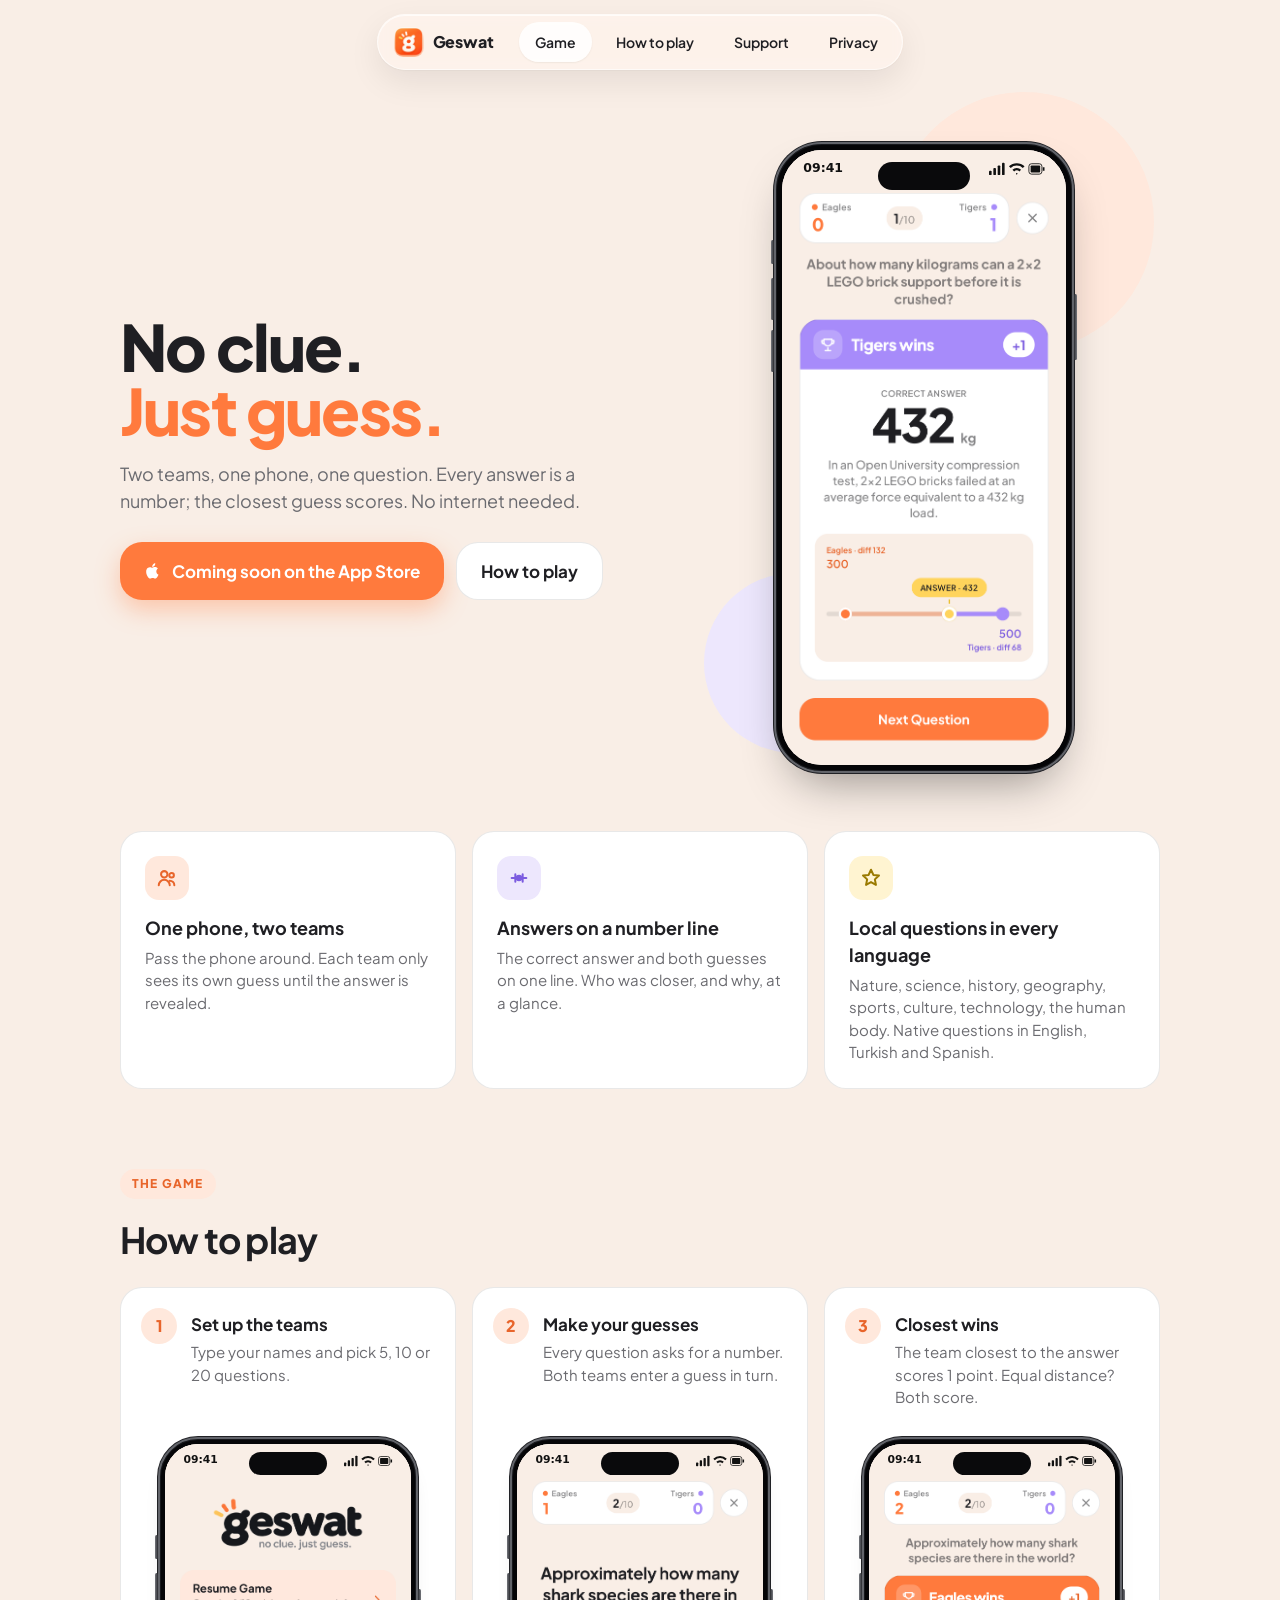
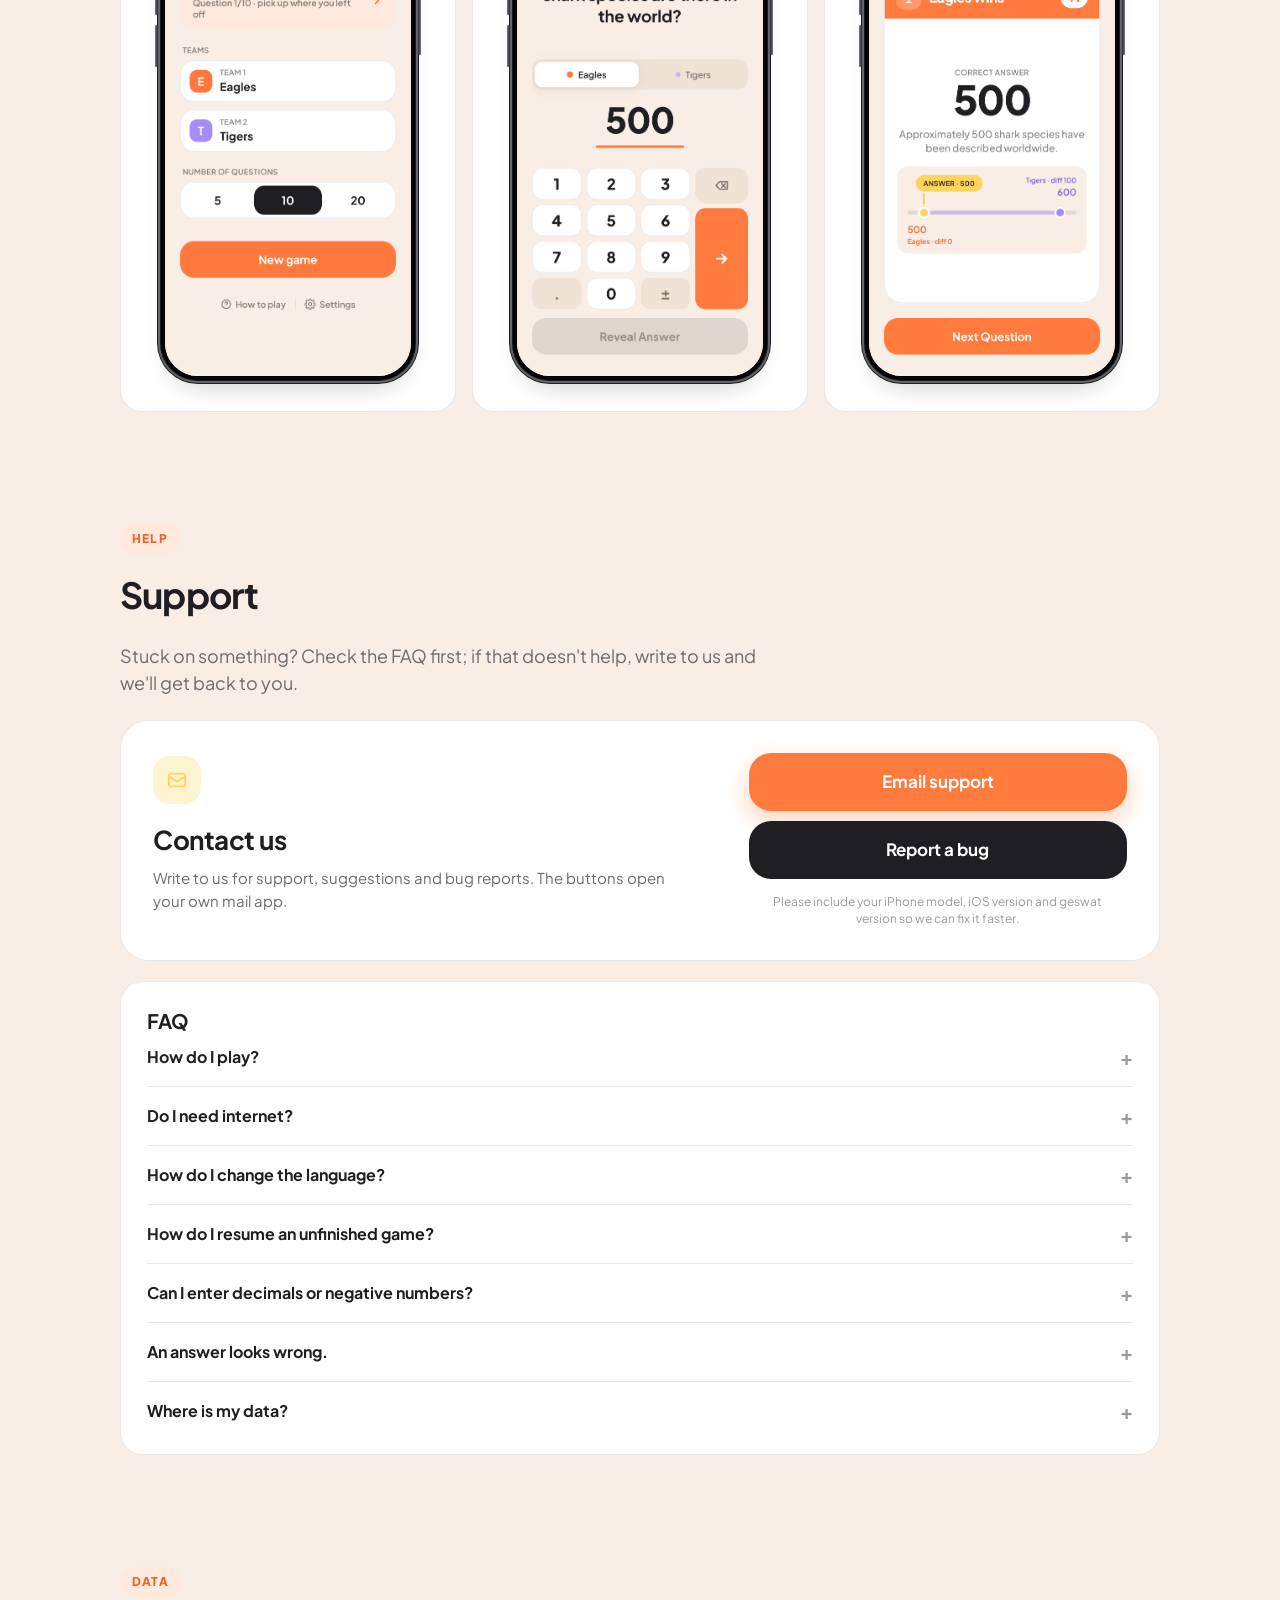
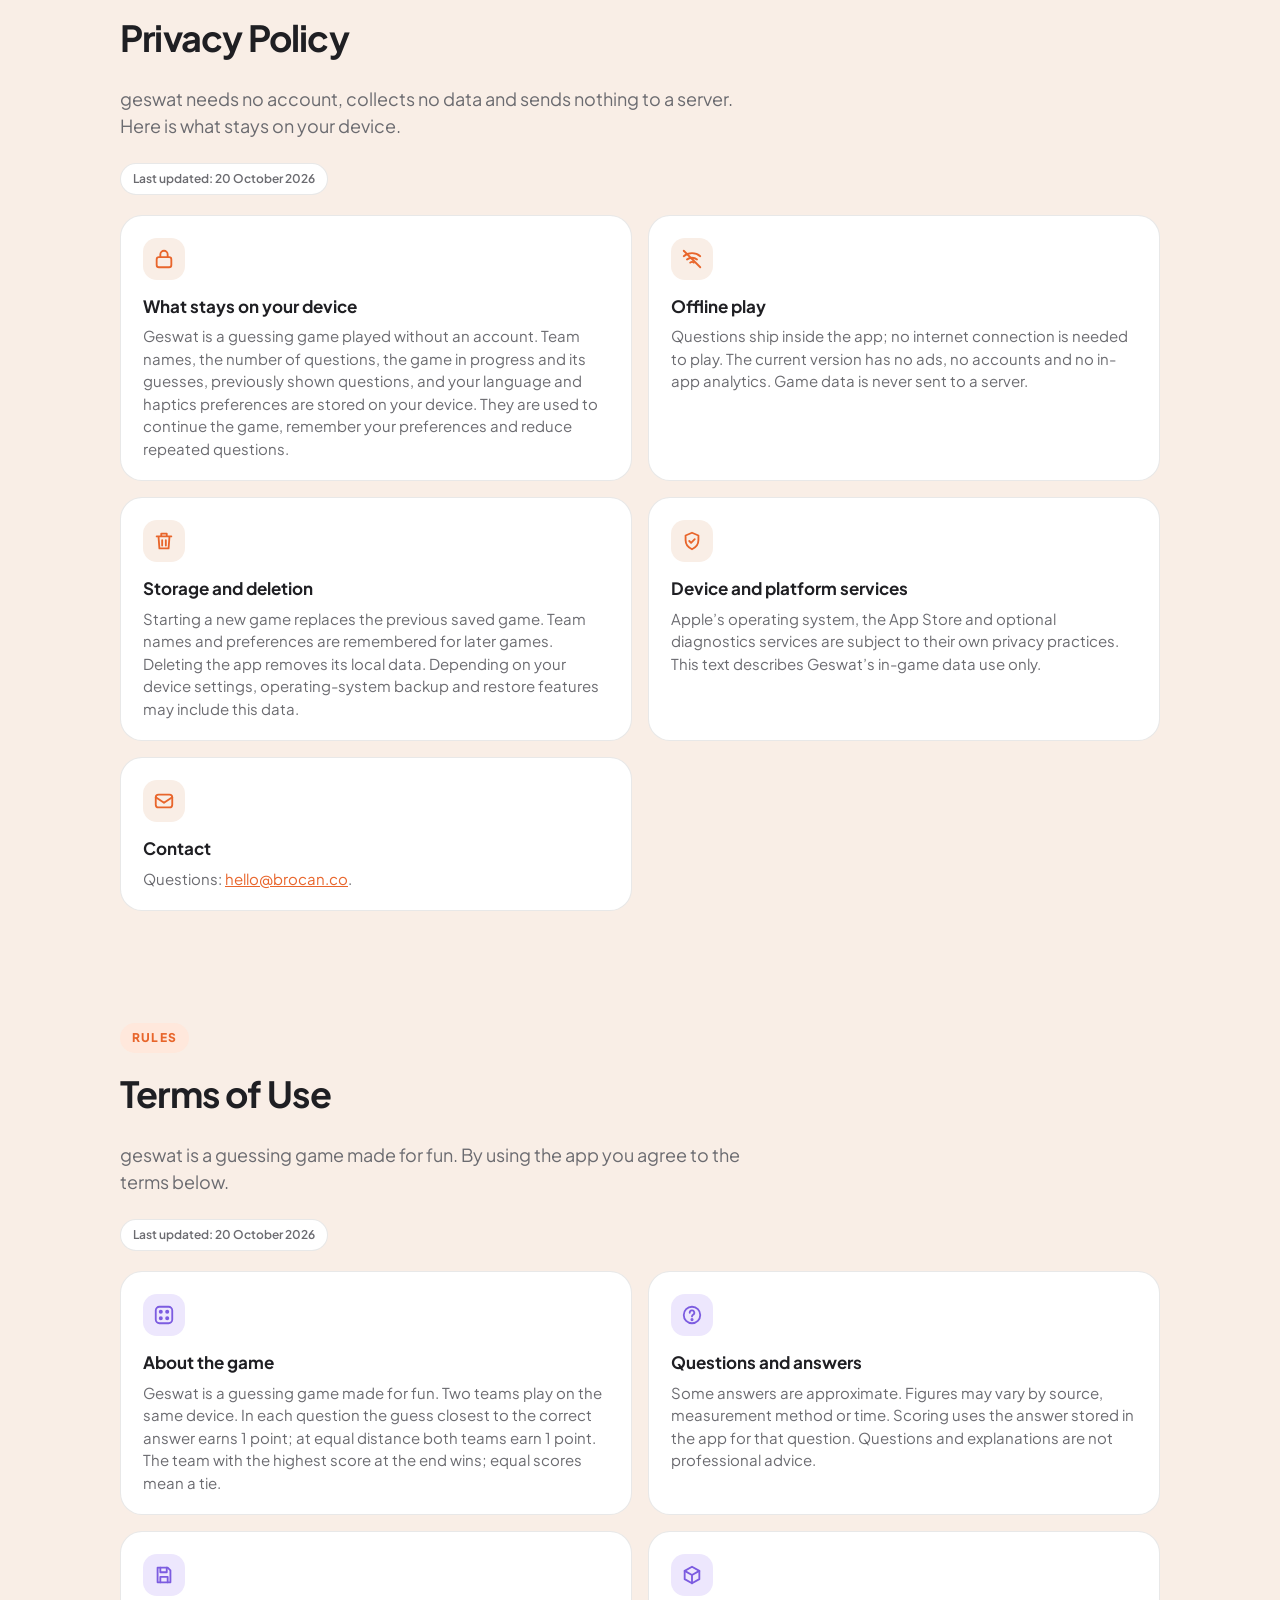
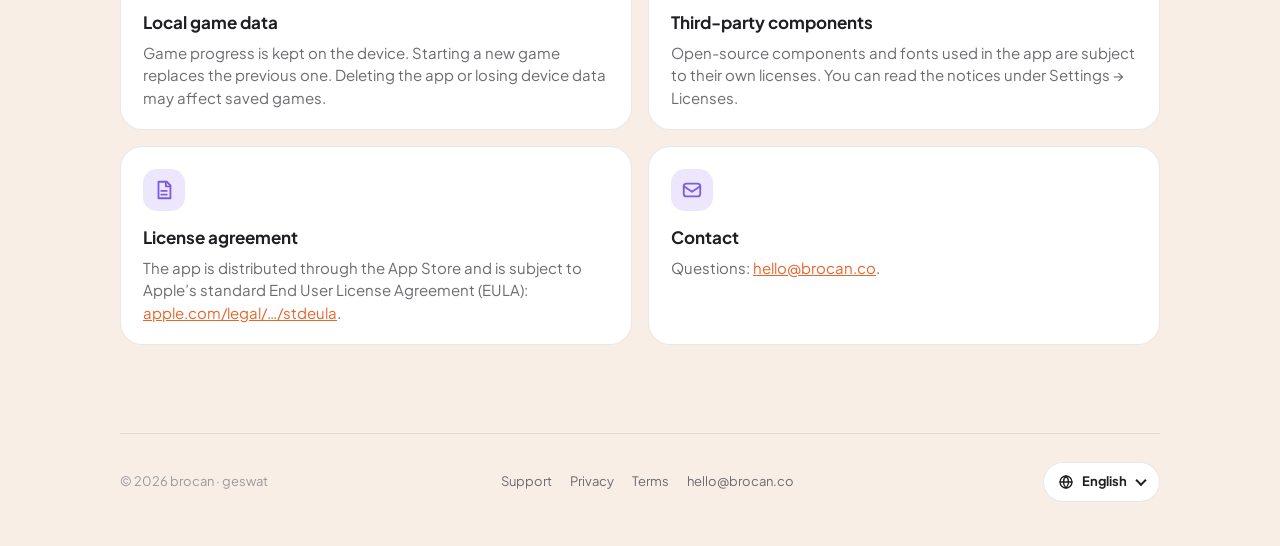
<file: privacy.html>
<!doctype html>
<html lang="en">
<head>
<meta charset="utf-8">
<meta name="viewport" content="width=device-width, initial-scale=1">
<title>Geswat</title>
<meta http-equiv="refresh" content="0; url=index.html#privacy">
<link rel="canonical" href="index.html#privacy">
<script>location.replace('index.html' + location.search + '#privacy');</script>
</head>
<body><p><a href="index.html#privacy">geswat · Privacy Policy</a></p></body>
</html>
</file>
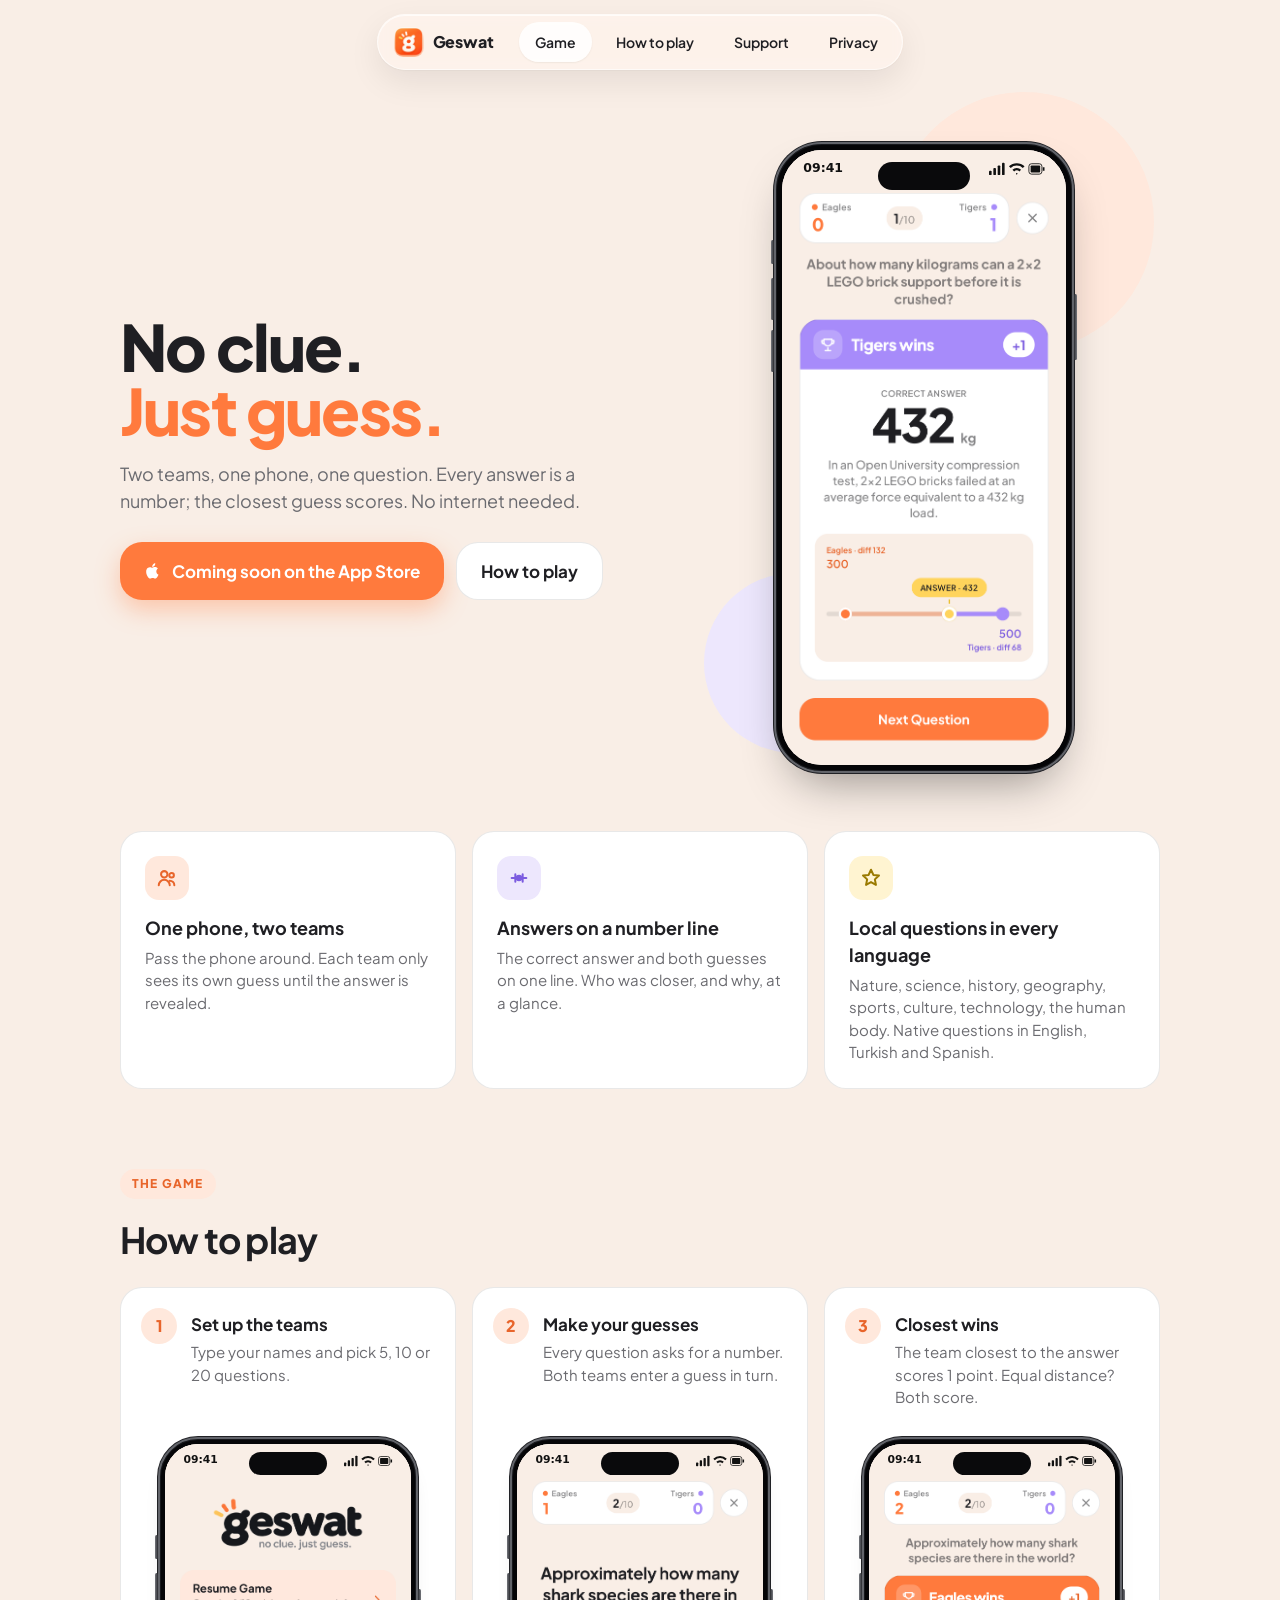
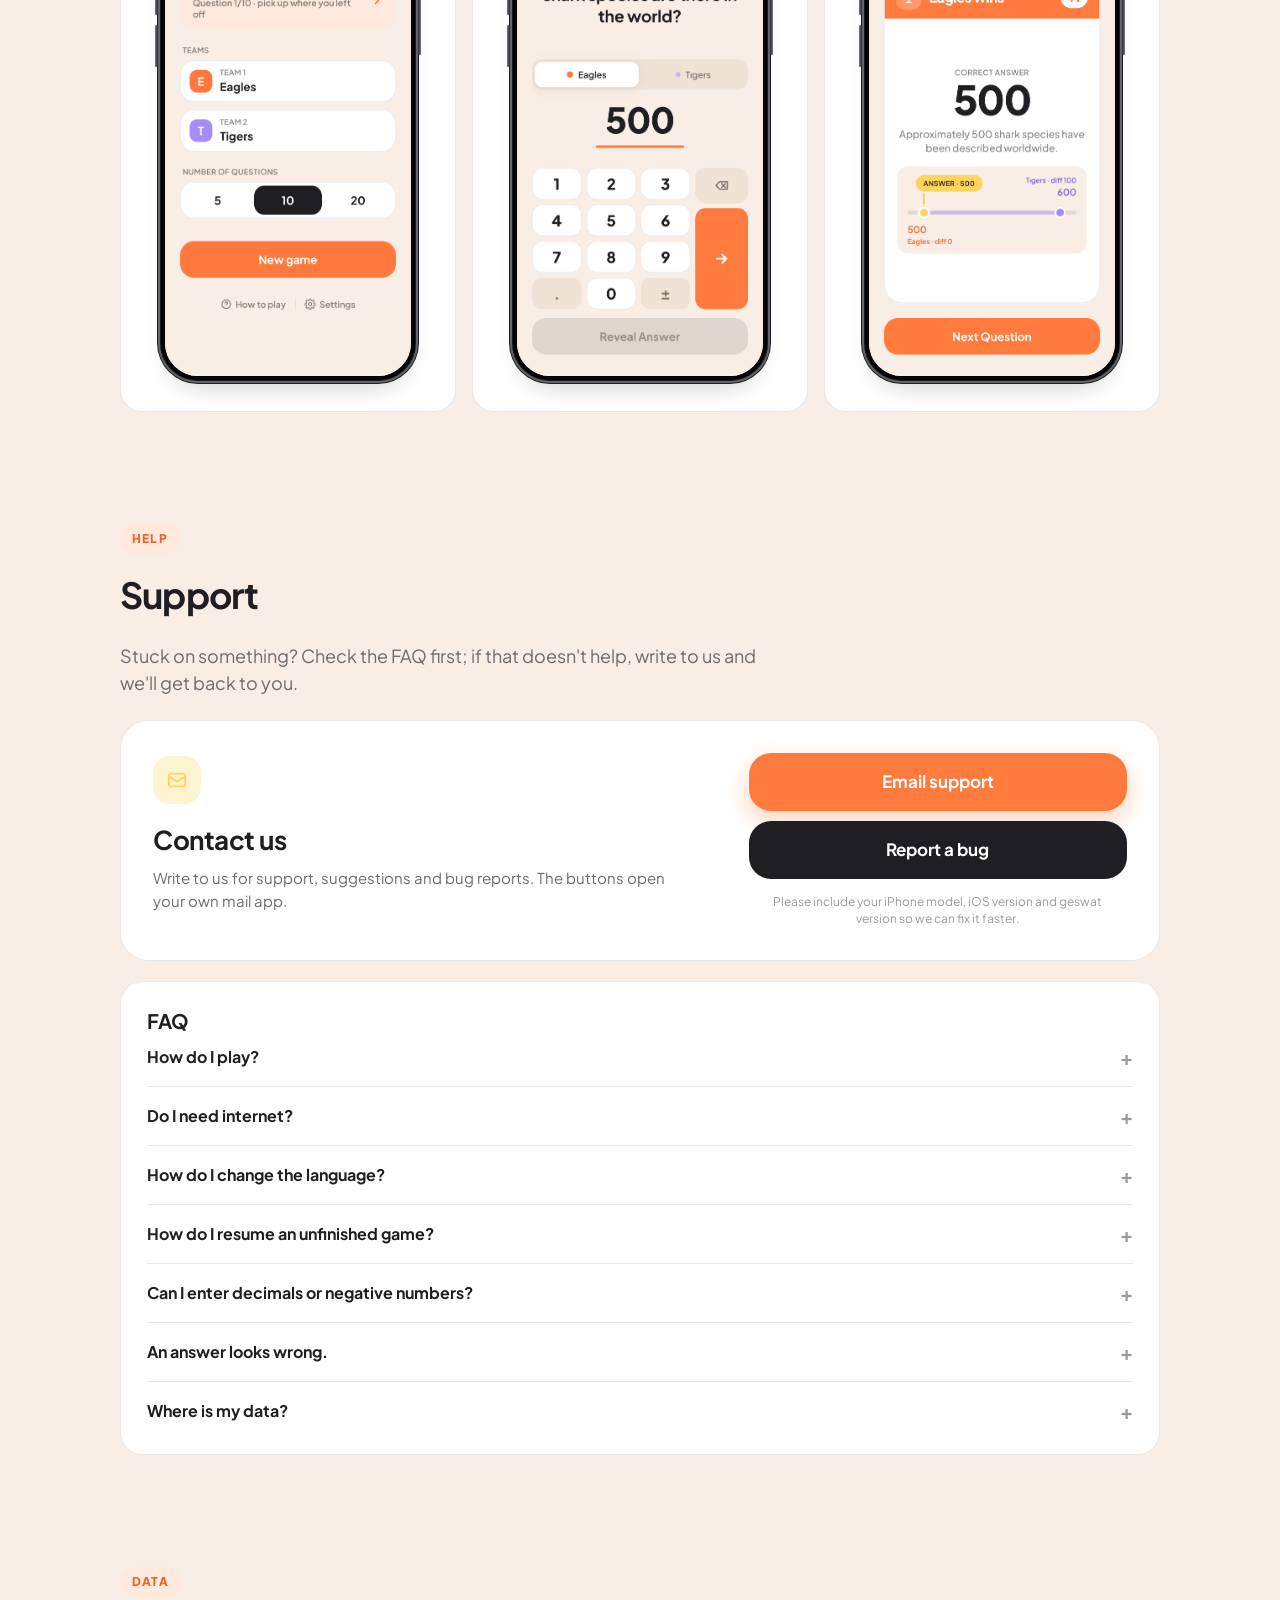
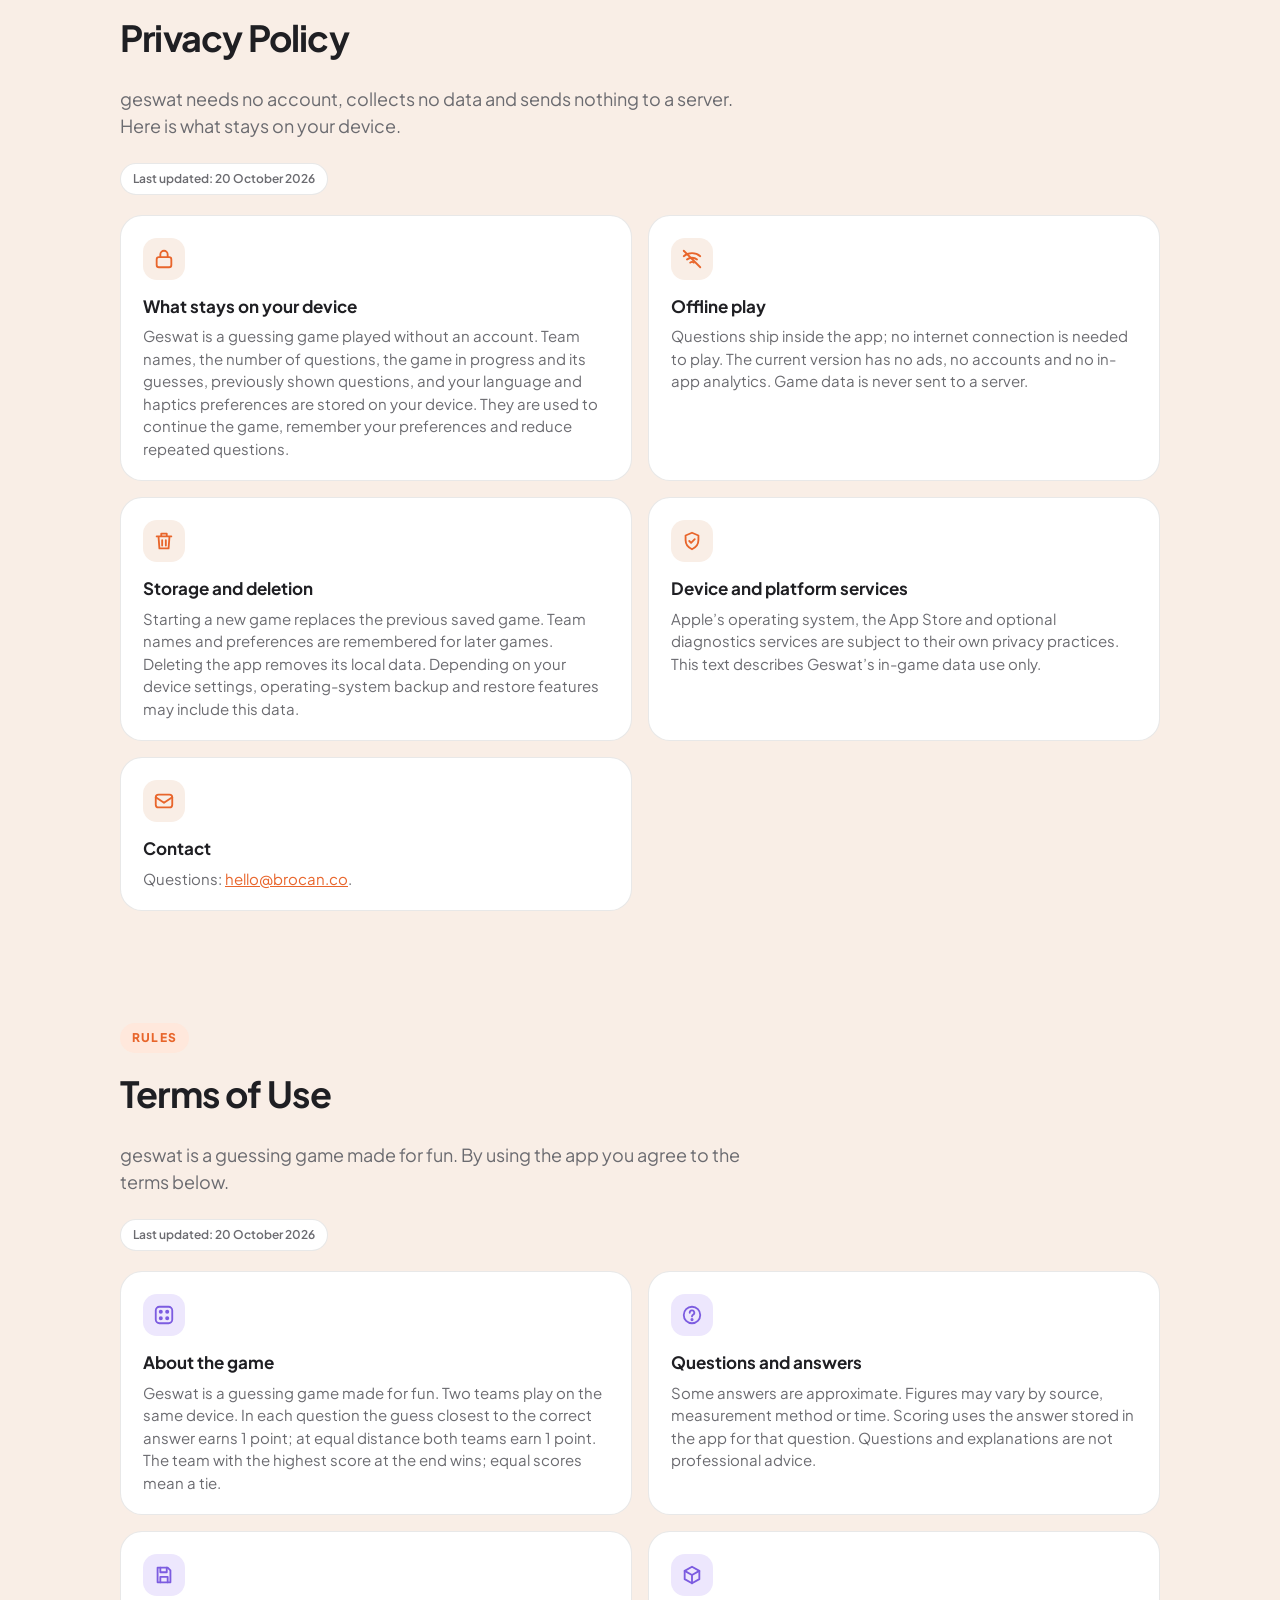
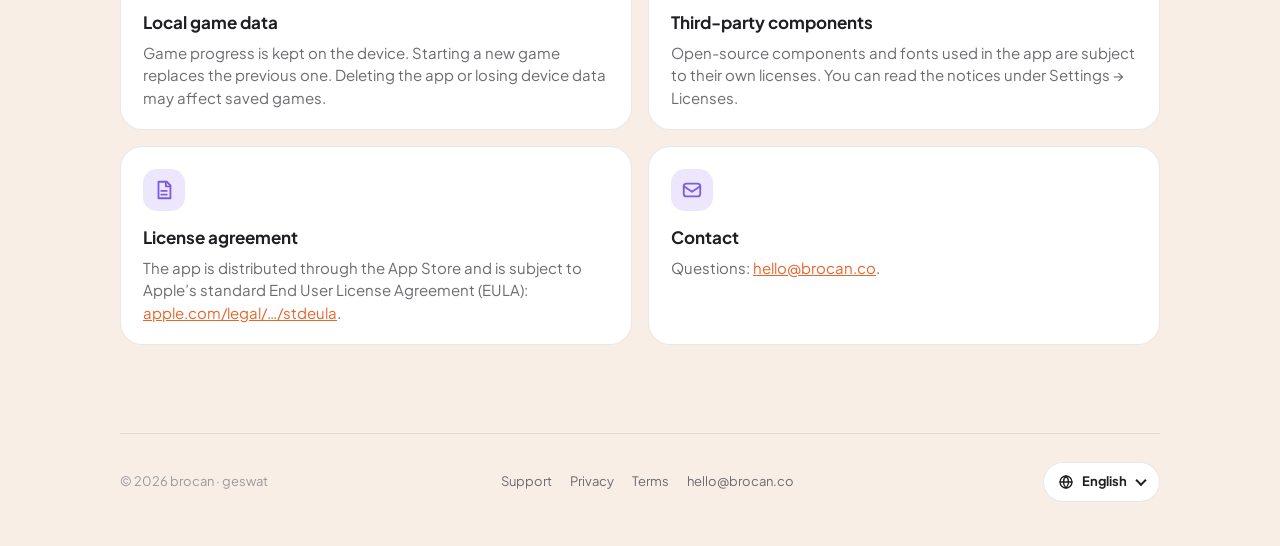
<file: support.html>
<!doctype html>
<html lang="en">
<head>
<meta charset="utf-8">
<meta name="viewport" content="width=device-width, initial-scale=1">
<title>Geswat</title>
<meta http-equiv="refresh" content="0; url=index.html#support">
<link rel="canonical" href="index.html#support">
<script>location.replace('index.html' + location.search + '#support');</script>
</head>
<body><p><a href="index.html#support">geswat · Support</a></p></body>
</html>
</file>
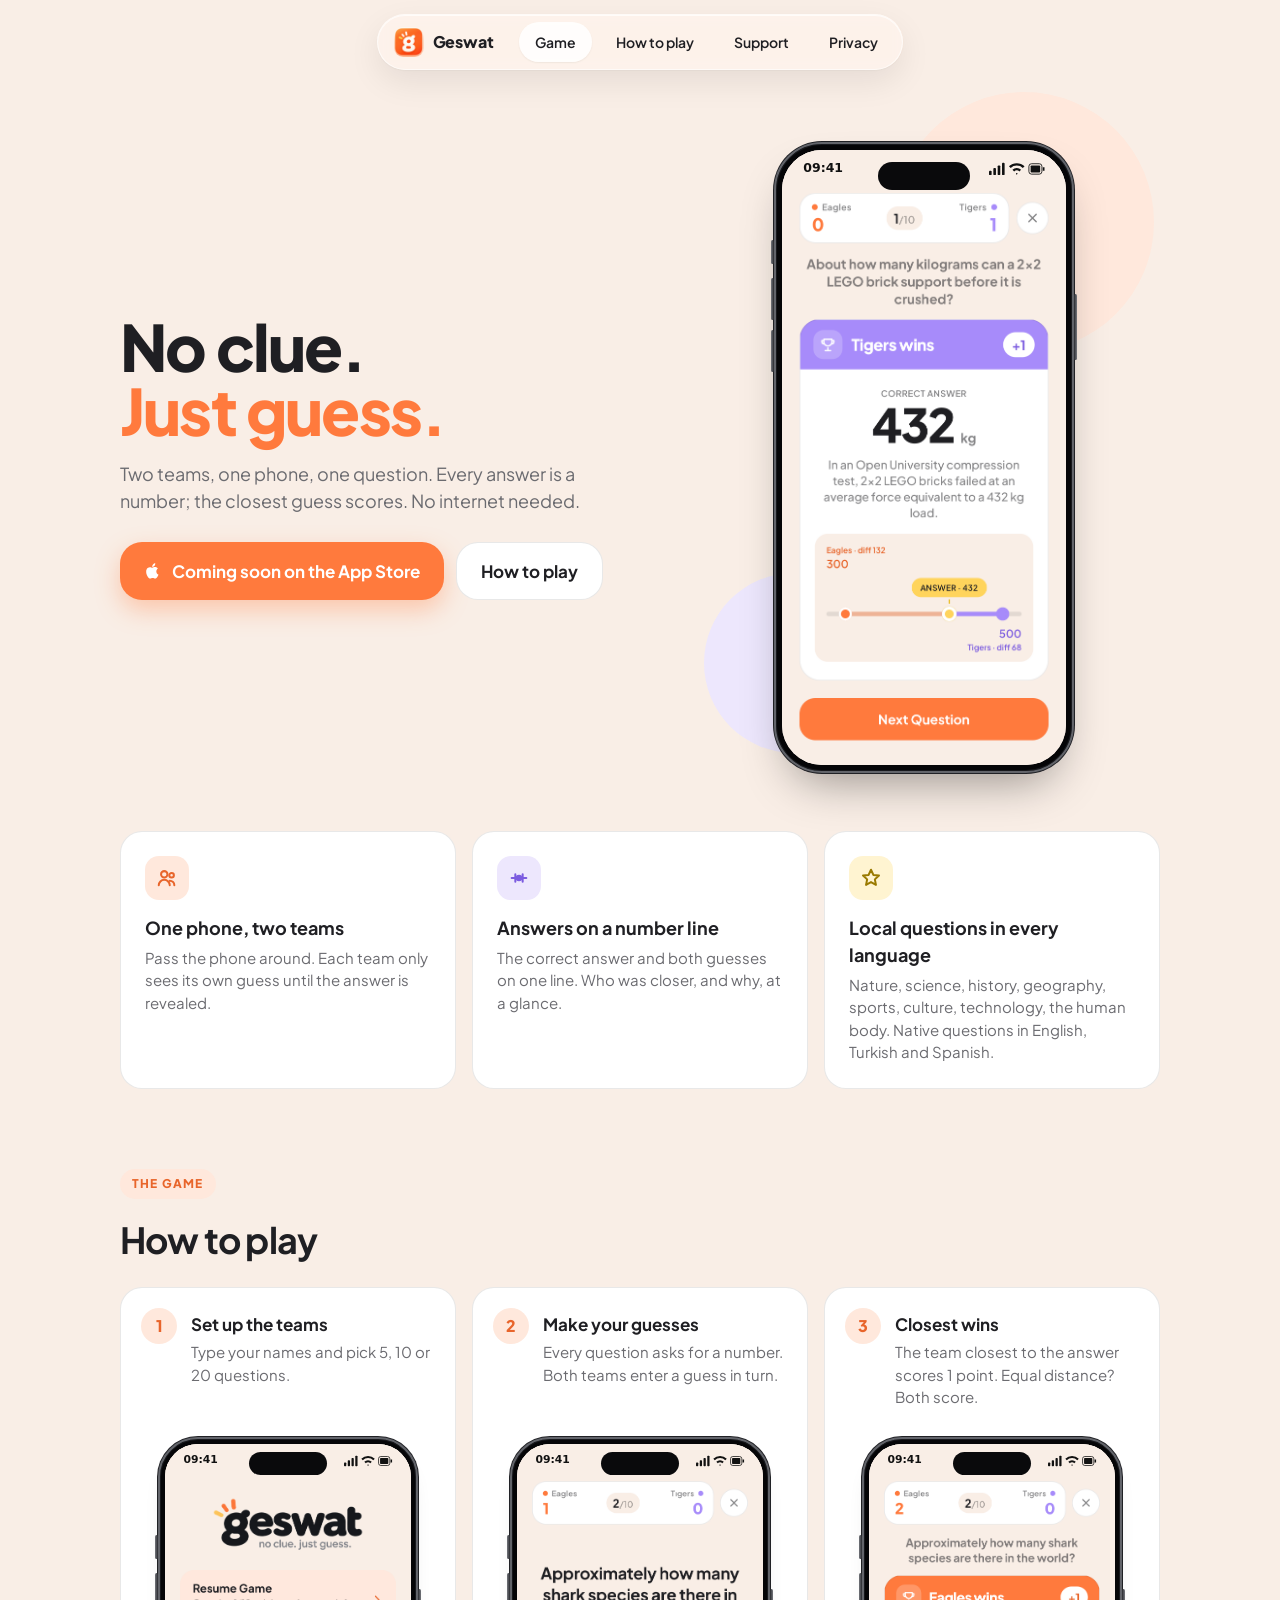
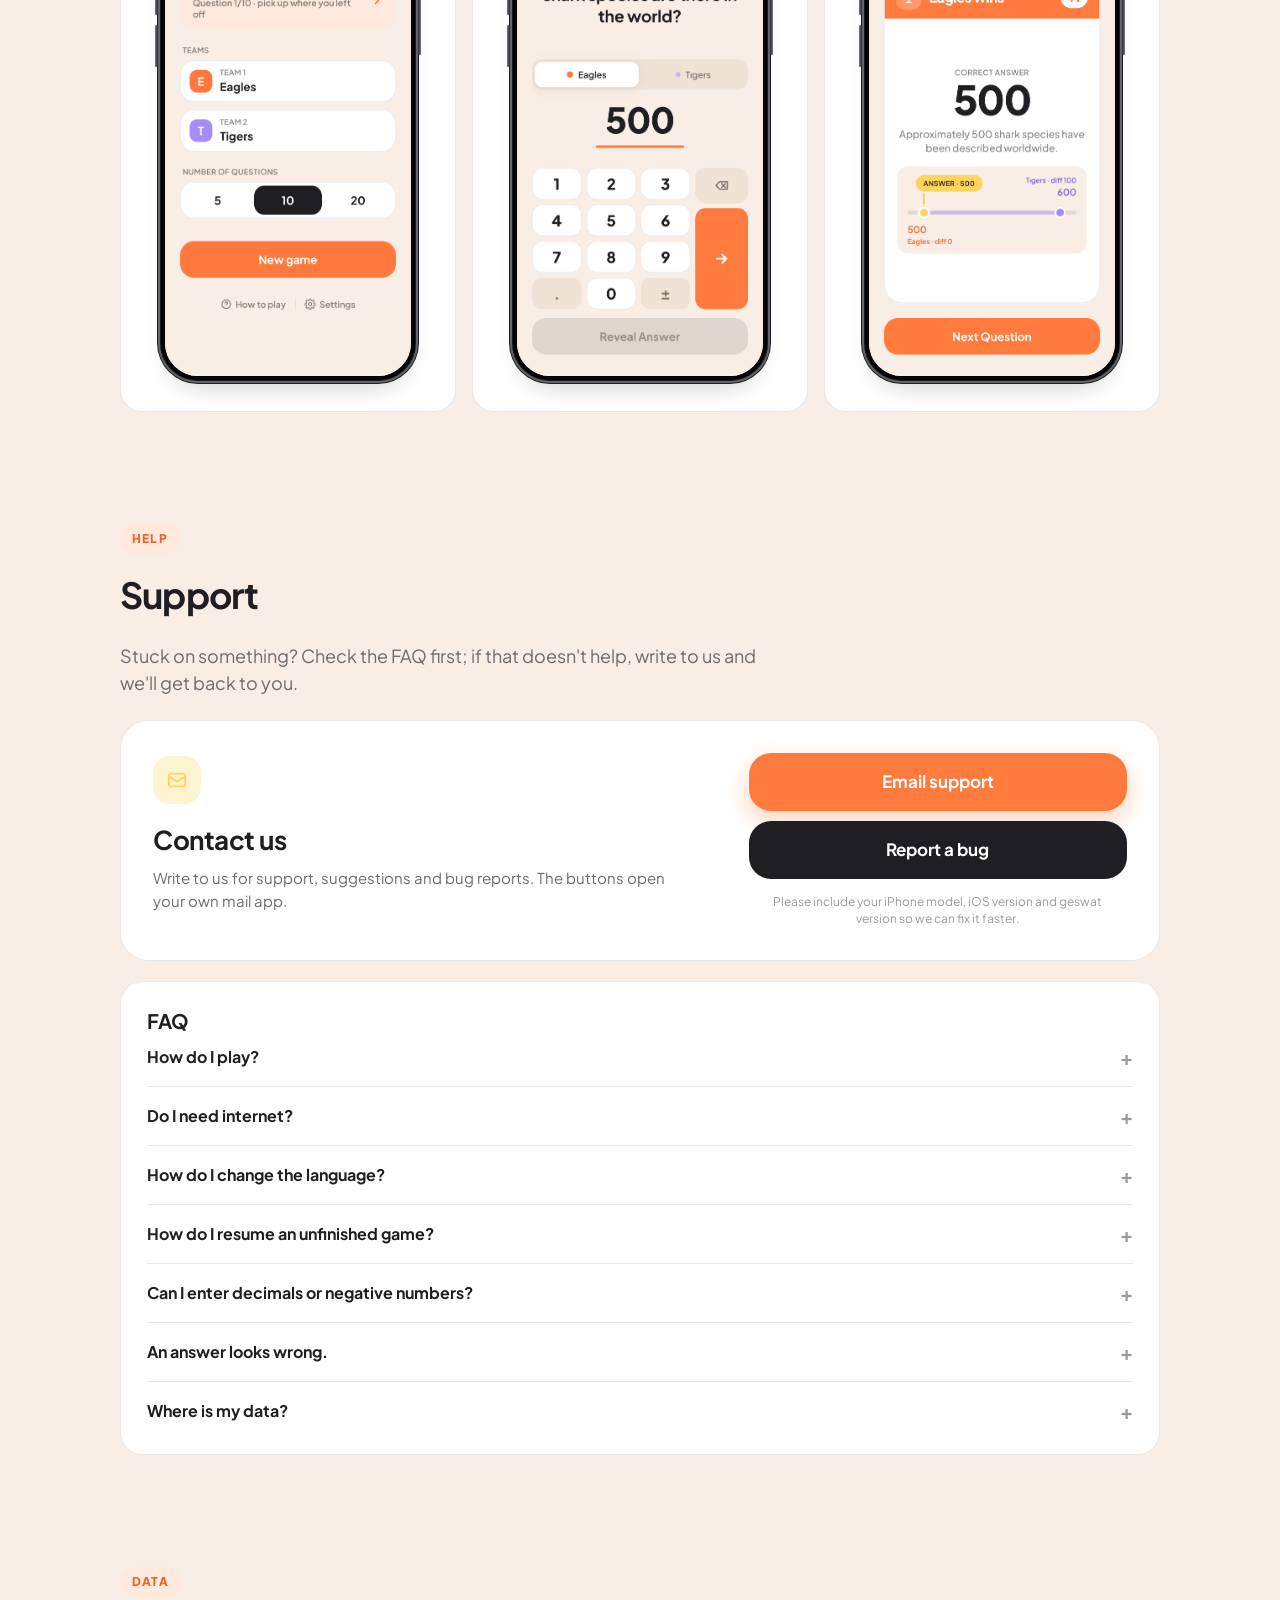
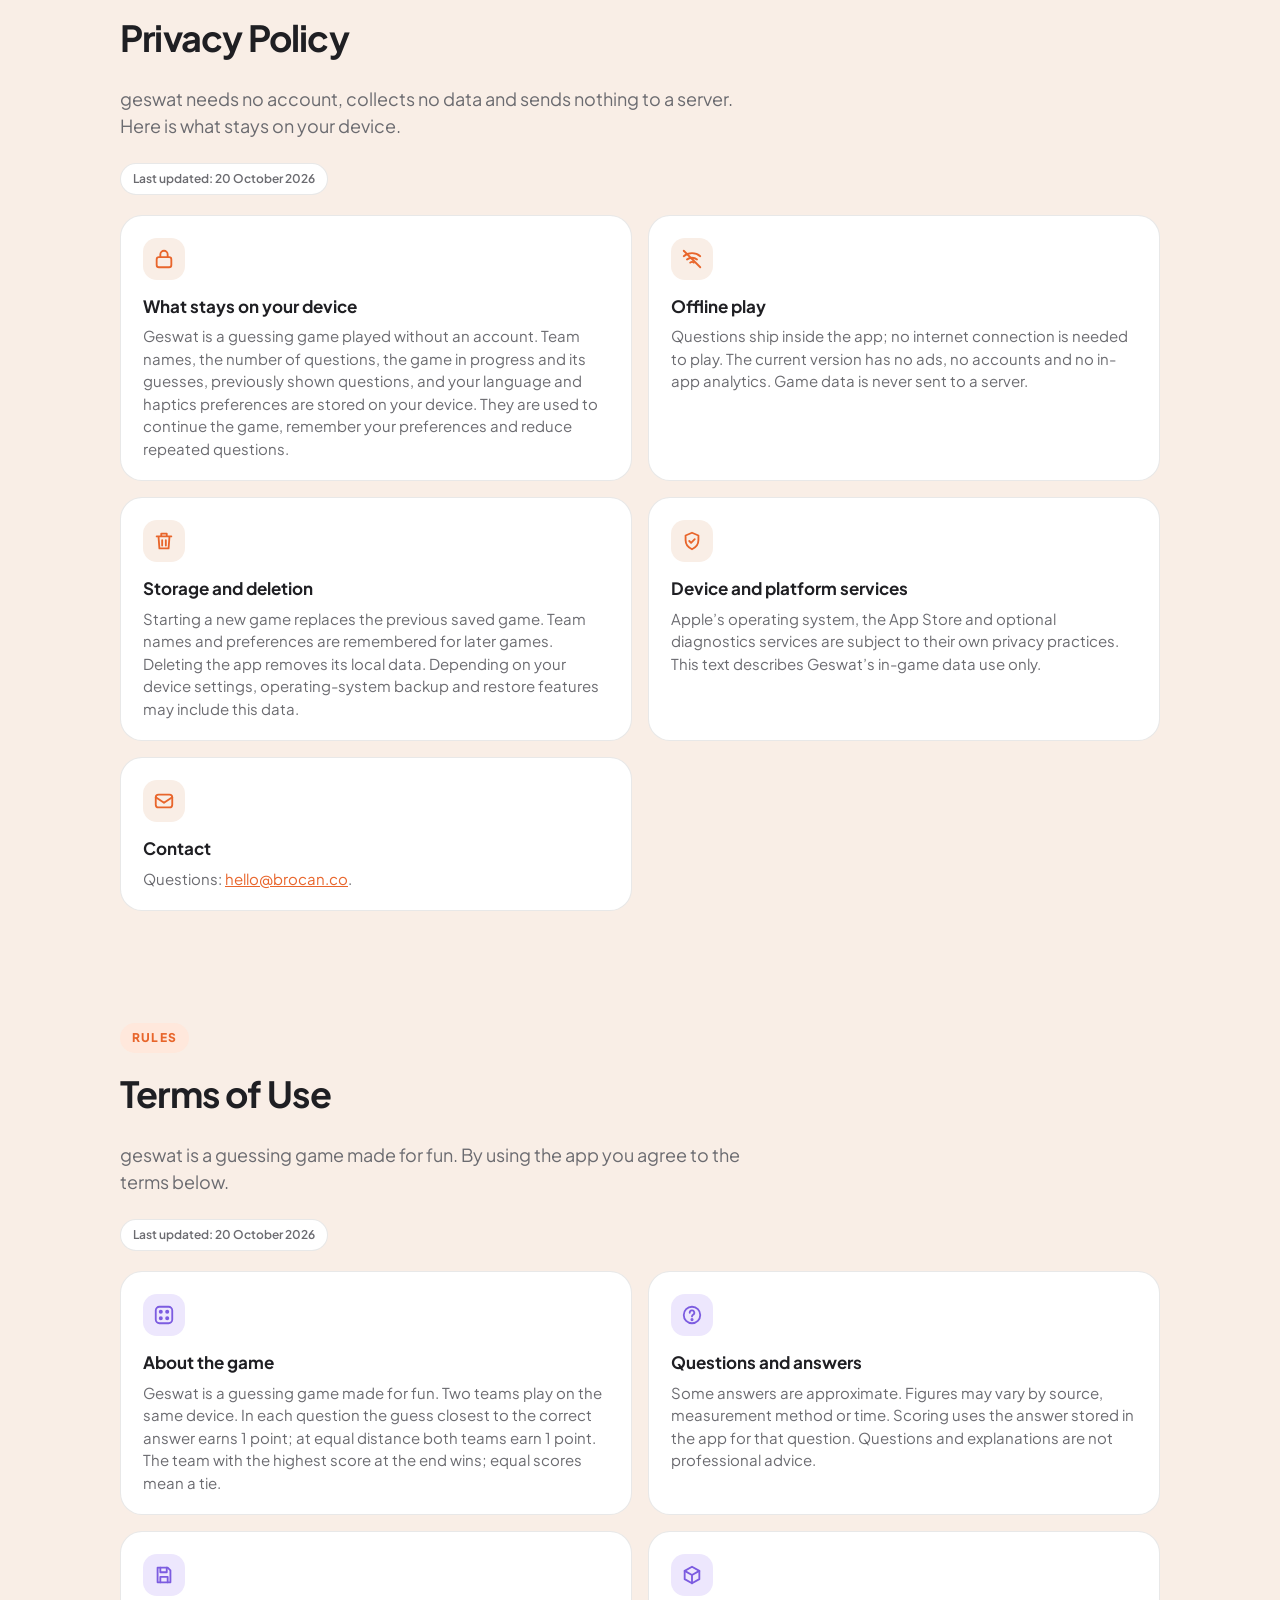
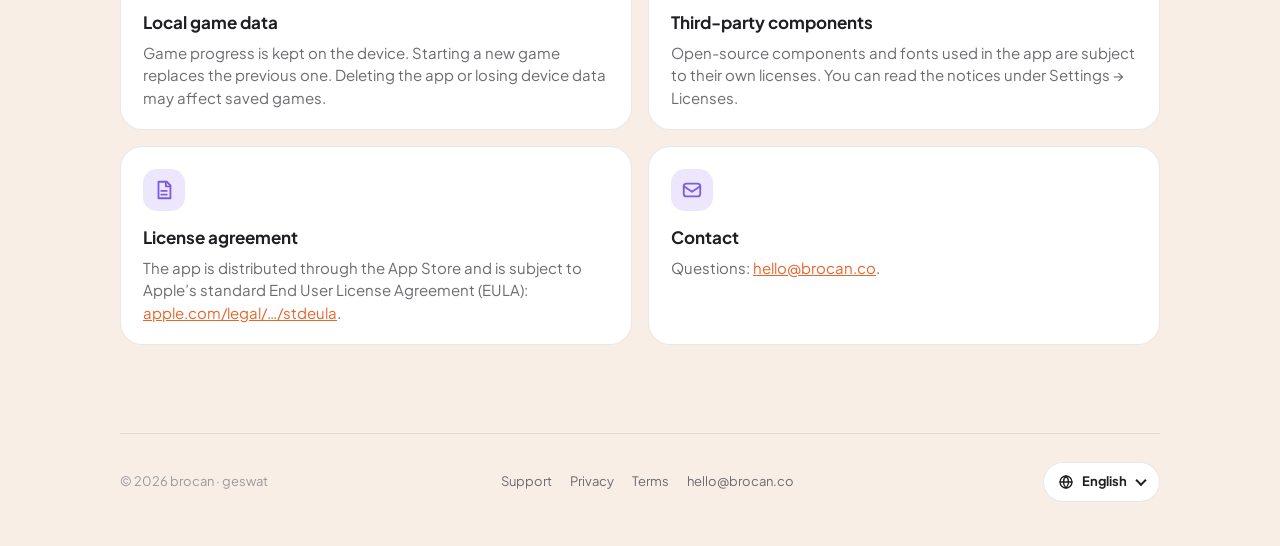
<file: terms.html>
<!doctype html>
<html lang="en">
<head>
<meta charset="utf-8">
<meta name="viewport" content="width=device-width, initial-scale=1">
<title>Geswat</title>
<meta http-equiv="refresh" content="0; url=index.html#terms">
<link rel="canonical" href="index.html#terms">
<script>location.replace('index.html' + location.search + '#terms');</script>
</head>
<body><p><a href="index.html#terms">geswat · Terms of Use</a></p></body>
</html>
</file>
<file: site.css>
:root {
  --tangerine: #FF7A3D;
  --tangerine-dark: #E8652B;
  --tangerine-soft: #FFE8DC;
  --sun: #FFD45C;
  --sun-soft: #FFF4D1;
  --lilac: #A78BFA;
  --lilac-soft: #EDE7FD;
  --charcoal: #1F1F23;
  --sand: #F9EEE6;
  --sand-deep: #F1E2D6;
  --muted: #6B6B70;
  --faint: #9A9A9E;
  --border: rgba(31, 31, 35, 0.10);
  --white: #FFFFFF;
  --radius: 22px;
}

* { box-sizing: border-box; }
html { -webkit-text-size-adjust: 100%; scroll-behavior: smooth; scroll-padding-top: 96px; }
body { margin: 0; font-family: 'Plus Jakarta Sans', system-ui, -apple-system, sans-serif; background: var(--sand); color: var(--charcoal); line-height: 1.5; }
a { color: var(--tangerine-dark); }
a:hover { color: var(--charcoal); }
img { max-width: 100%; display: block; }

/* Language blocks: hide every block that is not the active language; shown ones keep their own display. */
html:not([lang="tr"]) [data-lang="tr"],
html:not([lang="en"]) [data-lang="en"],
html:not([lang="es"]) [data-lang="es"] { display: none !important; }

.wrap { width: min(100% - 32px, 1040px); margin: 0 auto; }
.sr { position: absolute; width: 1px; height: 1px; overflow: hidden; clip: rect(0 0 0 0); white-space: nowrap; }

/* ---------- Floating glass nav ---------- */
.topbar { position: fixed; top: 14px; left: 0; right: 0; z-index: 30; display: flex; justify-content: center; padding: 0 12px; pointer-events: none; }
.pill {
  pointer-events: auto;
  display: flex; align-items: center; gap: 18px;
  height: 56px; padding: 0 8px 0 16px;
  border-radius: 999px;
  background: rgba(255, 255, 255, 0.28);
  -webkit-backdrop-filter: saturate(1.4) blur(6px);
  backdrop-filter: saturate(1.4) blur(6px);
  border: 1px solid rgba(255, 255, 255, 0.6);
  box-shadow: rgba(0,0,0,0.04) 0 1px 2px, rgba(0,0,0,0.08) 0 12px 32px, rgba(255,255,255,0.7) 0 1px 0 inset;
  max-width: 100%;
}
.brand { display: flex; align-items: center; gap: 9px; text-decoration: none; color: var(--charcoal); font-weight: 800; font-size: 16px; letter-spacing: -0.2px; padding-right: 8px; }
.brand img { width: 30px; height: 30px; border-radius: 9px; }
.nav { display: flex; align-items: center; gap: 8px; }
.nav a { color: var(--charcoal); text-decoration: none; font-weight: 600; font-size: 14px; padding: 0 16px; border-radius: 999px; height: 40px; display: inline-flex; align-items: center; white-space: nowrap; transition: background .15s, color .15s; }
.nav a:hover { background: rgba(255,255,255,0.55); }
.nav a[aria-current="page"] { background: rgba(255,255,255,0.85); box-shadow: 0 1px 2px rgba(0,0,0,0.06); }
.store { display: inline-flex; align-items: center; gap: 8px; height: 40px; padding: 0 18px 0 14px; border-radius: 999px; background: var(--charcoal); color: var(--white) !important; font-weight: 700; font-size: 15px; text-decoration: none; white-space: nowrap; margin-left: 4px; }
.store:hover { background: #000; }

/* ---------- Hero ---------- */
.hero { display: grid; grid-template-columns: 1.05fr 0.95fr; gap: 48px; align-items: center; padding: 132px 0 40px; min-height: 86vh; }
.hero h1 { font-size: clamp(40px, 6vw, 64px); line-height: 1.0; letter-spacing: -1.8px; font-weight: 800; margin: 0 0 18px; }
.hero h1 em { font-style: normal; color: var(--tangerine); }
.hero p { font-size: 18px; color: var(--muted); margin: 0 0 28px; max-width: 460px; }
.cta { display: inline-flex; align-items: center; gap: 10px; height: 58px; padding: 0 24px; border-radius: var(--radius); background: var(--tangerine); color: var(--white) !important; font-weight: 700; font-size: 17px; text-decoration: none; box-shadow: 0 10px 24px rgba(255,122,61,0.35); white-space: nowrap; }
.cta:hover { background: var(--tangerine-dark); }
.cta.ghost { background: var(--white); color: var(--charcoal) !important; box-shadow: none; border: 1.5px solid var(--border); }
.cta-row { display: flex; gap: 12px; flex-wrap: wrap; align-items: center; }

/* iPhone mockup */
.phone { position: relative; margin: 0 auto; width: 320px; max-width: 100%; padding: 10px 0; }
.phone .blob { position: absolute; z-index: 0; border-radius: 50%; }
.phone .blob.a { width: 260px; height: 260px; background: var(--tangerine-soft); right: -70px; top: -40px; }
.phone .blob.b { width: 180px; height: 180px; background: var(--lilac-soft); left: -60px; bottom: 30px; }
.frame { position: relative; z-index: 1; width: 300px; max-width: 100%; margin: 0 auto; padding: 6px; border-radius: 48px; background: #050507; border: 2px solid #62646a; box-shadow: #17181c 0 0 0 1px inset, #202125 0 0 0 1px, rgba(0,0,0,0.42) 0 24px 48px -18px; }
.frame .btn { position: absolute; width: 3px; border-radius: 2px; background: linear-gradient(90deg, #75777d, #27282d); left: -5px; }
.frame .mute { top: 96px; height: 24px; }
.frame .vol1 { top: 134px; height: 42px; }
.frame .vol2 { top: 186px; height: 42px; }
.frame .power { left: auto; right: -5px; top: 150px; height: 66px; background: linear-gradient(270deg, #75777d, #27282d); }
.screen { position: relative; background: var(--sand); border-radius: 40px; padding: 54px 16px 26px; overflow: hidden; min-height: 600px; }
.screen img.shot { position: absolute; inset: 0; width: 100%; height: 100%; object-fit: cover; }
.island { position: absolute; top: 12px; left: 50%; width: 92px; height: 28px; transform: translateX(-50%); background: #0a0a0c; border-radius: 999px; z-index: 2; }
.hero-phone .screen { min-height: 0; padding: 0; aspect-ratio: 1170 / 2532; container-type: inline-size; }
.hero-phone .screen img.shot { object-fit: contain; }

/* ---------- Sections ---------- */
.block { padding: 56px 0; }
.eyebrow { display: inline-block; font-weight: 800; font-size: 12px; letter-spacing: 1.2px; color: var(--tangerine-dark); background: var(--tangerine-soft); padding: 6px 12px; border-radius: 999px; margin-bottom: 14px; }
.chip { display: inline-block; font-weight: 600; font-size: 12px; color: var(--muted); background: var(--white); border: 1px solid var(--border); padding: 6px 12px; border-radius: 999px; margin-bottom: 20px; }
.contact { display: grid; grid-template-columns: 1.2fr 0.8fr; gap: 28px; align-items: center; background: var(--white); border: 1px solid var(--border); border-radius: 28px; padding: 32px; position: relative; overflow: hidden; margin-bottom: 20px; }
.contact > * { position: relative; z-index: 1; }
.contact-ic { width: 48px; height: 48px; border-radius: 16px; background: var(--sun-soft); display: flex; align-items: center; justify-content: center; margin-bottom: 16px; }
.contact h3 { margin: 0 0 8px; font-size: 26px; letter-spacing: -0.5px; }
.contact p { margin: 0 0 12px; color: var(--muted); font-size: 15px; max-width: 520px; }
.contact .email { display: inline-block; font-weight: 800; font-size: 24px; letter-spacing: -0.4px; color: var(--charcoal); text-decoration: none; }
.contact .email:hover { color: var(--tangerine-dark); }
.contact-actions { display: flex; flex-direction: column; gap: 12px; }
.cta-col { display: flex; flex-direction: column; gap: 10px; }
.cta-col .cta { justify-content: center; }
.cta.dark { background: var(--charcoal); color: var(--white) !important; box-shadow: none; }
.cta.dark:hover { background: #000; }
.contact .meta { margin: 2px 4px 0; text-align: center; font-size: 12px; line-height: 1.45; color: var(--faint); }
.faq.panel { padding: 8px 26px 14px; }
.faq h3.sub { margin: 16px 0 6px; }
.legal-grid { display: grid; grid-template-columns: repeat(2, minmax(0, 1fr)); gap: 16px; }
.lcard { background: var(--white); border: 1px solid var(--border); border-radius: var(--radius); padding: 22px 22px 20px; }
.lcard .ic { width: 42px; height: 42px; border-radius: 14px; background: var(--sand); color: var(--tangerine-dark); display: flex; align-items: center; justify-content: center; margin-bottom: 14px; }
#terms .lcard .ic { background: var(--lilac-soft); color: #7C5CE0; }
.lcard h3 { margin: 0 0 6px; font-size: 17px; }
.lcard p { margin: 0; color: var(--muted); font-size: 15px; }
h2.section { font-size: clamp(28px, 4vw, 36px); letter-spacing: -0.8px; margin: 0 0 20px; }
.lead { color: var(--muted); font-size: 18px; margin: 0 0 24px; max-width: 640px; }
.meta { color: var(--faint); font-size: 13px; }
h3.sub { font-size: 20px; margin: 32px 0 12px; }

.features { display: grid; grid-template-columns: repeat(3, minmax(0, 1fr)); gap: 16px; padding: 8px 0 24px; }
.card { background: var(--white); border: 1px solid var(--border); border-radius: var(--radius); padding: 24px; }
.card .ic { width: 44px; height: 44px; border-radius: 14px; display: flex; align-items: center; justify-content: center; margin-bottom: 14px; }
.card .ic.t { background: var(--tangerine-soft); } .card .ic.l { background: var(--lilac-soft); } .card .ic.s { background: var(--sun-soft); }
.card h3 { margin: 0 0 6px; font-size: 18px; }
.card p { margin: 0; color: var(--muted); font-size: 15px; }

.steps { display: grid; grid-template-columns: repeat(3, minmax(0, 1fr)); gap: 16px; }
.step { display: flex; flex-direction: column; gap: 28px; background: var(--white); border: 1px solid var(--border); border-radius: var(--radius); padding: 20px; min-width: 0; }
.step-copy { display: flex; gap: 14px; align-items: flex-start; }
.step-phone { width: 260px; margin-top: auto; padding: 0 0 8px; }
.step-phone .frame { width: 100%; border-radius: 40px; padding: 5px; box-shadow: #17181c 0 0 0 1px inset, #202125 0 0 0 1px, rgba(0,0,0,0.20) 0 16px 26px -14px; }
.step-phone .screen { min-height: 0; padding: 0; aspect-ratio: 1170 / 2532; border-radius: 33px; container-type: inline-size; }
.step-phone .island { top: 8px; width: 78px; height: 23px; }
.step-phone .screen img.shot { object-fit: contain; }
.capture-status { position: absolute; inset: 0 0 auto; height: 7%; background: var(--sand); display: flex; justify-content: space-between; align-items: flex-start; padding: 4.4% 7.5% 0; color: #111; font: 600 4.4cqw/1 system-ui, sans-serif; }
.capture-status svg { width: 23%; height: auto; }
.step .n { flex: none; width: 36px; height: 36px; border-radius: 50%; background: var(--tangerine-soft); color: var(--tangerine-dark); font-weight: 800; display: flex; align-items: center; justify-content: center; }
.step h3 { margin: 4px 0 4px; font-size: 17px; }
.step p { margin: 0; color: var(--muted); font-size: 15px; }

.panel { background: var(--white); border: 1px solid var(--border); border-radius: var(--radius); padding: 24px 26px; }
.panel h3 { margin: 0 0 8px; font-size: 20px; }
.panel p { margin: 0 0 16px; }
.panel .meta { margin: 14px 0 0; }
.faq details { border-top: 1px solid var(--border); padding: 14px 0; }
.faq details:first-of-type { border-top: 0; padding-top: 0; }
.faq summary { cursor: pointer; font-weight: 700; list-style: none; display: flex; justify-content: space-between; align-items: center; gap: 12px; min-height: 28px; }
.faq summary::-webkit-details-marker { display: none; }
.faq summary::after { content: '+'; color: var(--faint); font-weight: 700; font-size: 20px; }
.faq details[open] summary::after { content: '–'; }
.faq p { color: var(--muted); margin: 8px 0 0; }


/* ---------- Footer ---------- */
.footer { border-top: 1px solid var(--border); margin-top: 32px; padding: 28px 0 44px; display: flex; align-items: center; justify-content: space-between; gap: 16px; flex-wrap: wrap; color: var(--faint); font-size: 13px; }
.foot-links a { color: var(--muted); text-decoration: none; margin-right: 16px; }
.foot-links a:hover { color: var(--charcoal); }
.lang { position: relative; display: inline-flex; align-items: center; gap: 8px; padding: 0 32px 0 14px; height: 40px; border-radius: 999px; background: var(--white); border: 1px solid var(--border); color: var(--charcoal); font-weight: 700; font-size: 13px; }
.lang:hover { border-color: rgba(31,31,35,0.25); }
/* The real select sits invisibly over the whole pill so a tap anywhere opens the native menu. */
.lang select { position: absolute; inset: 0; width: 100%; height: 100%; opacity: 0; cursor: pointer; font-size: 16px; }
.lang::after { content: ''; position: absolute; right: 14px; top: 50%; width: 6px; height: 6px; border-right: 2px solid currentColor; border-bottom: 2px solid currentColor; transform: translateY(-70%) rotate(45deg); pointer-events: none; }

/* ---------- Tablet ---------- */
@media (max-width: 1024px) {
  .hero { grid-template-columns: 1fr 1fr; gap: 28px; padding-top: 120px; min-height: 0; }
  .phone { width: 280px; }
  .features, .steps { gap: 12px; }
  .card, .step { padding: 18px; }
  .contact { grid-template-columns: 1fr; }
}

/* ---------- Mobile ---------- */
@media (max-width: 760px) {
  html { scroll-padding-top: 84px; }
  body { overflow-x: clip; }
  .topbar { top: 10px; left: 16px; right: auto; width: calc(100vw - 32px); padding: 0; }
  .pill { width: 100%; min-width: 0; justify-content: space-between; padding: 6px 6px 6px 10px; gap: 4px; }
  .brand span { display: none; }
  .brand { flex: none; padding-right: 0; }
  .nav { flex: 1; min-width: 0; justify-content: center; gap: 6px; overflow: hidden; }
  .store { flex: none; }
  .nav a[data-section="top"] { display: none; }
  .nav a { flex: 1; min-width: 0; height: 40px; padding: 0 5px; font-size: 12px; line-height: 1.2; white-space: normal; text-align: center; justify-content: center; }
  .store span { display: none; }
  .store { width: 36px; padding: 0; margin-left: 0; height: 36px; justify-content: center; }
  .hero { grid-template-columns: 1fr; padding: 96px 0 24px; gap: 28px; text-align: center; }
  .hero p { margin-left: auto; margin-right: auto; }
  .cta-row { flex-direction: column; align-items: stretch; width: 100%; max-width: 360px; margin: 0 auto; }
  .cta-row .cta { width: 100%; min-height: 58px; height: auto; padding: 14px 18px; justify-content: center; white-space: normal; }
  .cta-row .cta svg { flex: none; }
  .phone { width: 270px; }
  .hero-phone .blob.a { top: 0; }
  .island { width: 80px; height: 24px; top: 12px; }
  .features, .steps, .legal-grid { grid-template-columns: 1fr; }
  .contact { grid-template-columns: 1fr; padding: 22px; }
  .block { padding: 40px 0; }
  .frame { width: 270px; }
  .screen { min-height: 540px; }
  .panel { padding: 20px; }
  .footer { flex-direction: column; align-items: flex-start; }
  .footer .lang { align-self: flex-end; }
}
</file>
